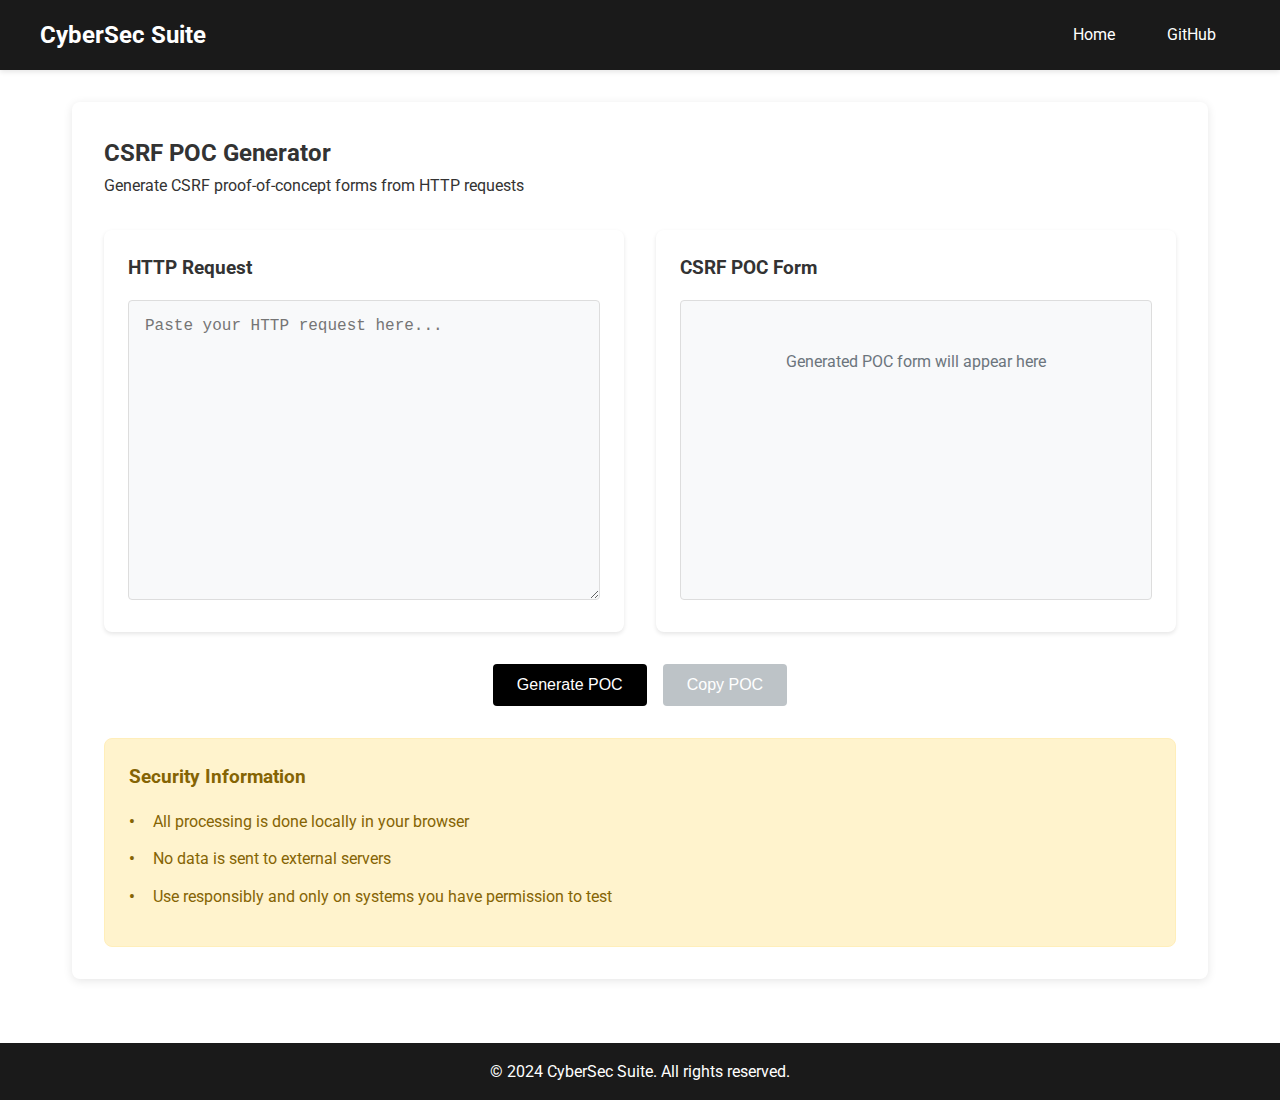
<file: csrf-generator/index.html>
<!DOCTYPE html>
<html lang="en">
<head>
    <meta charset="UTF-8">
    <meta name="viewport" content="width=device-width, initial-scale=1.0">
    <title>CSRF Generator - CyberSec Suite</title>
    <link rel="icon" type="image/png" sizes="32x32" href="../images/favicon-32x32.png">
    <link rel="icon" type="image/png" sizes="16x16" href="../images/favicon-16x16.png">
    <link rel="apple-touch-icon" sizes="180x180" href="../images/apple-touch-icon.png">
    <link rel="manifest" href="../site.webmanifest">
    <link rel="stylesheet" href="../shared-tool-styles.css">
    <link href="https://fonts.googleapis.com/css2?family=Roboto:wght@300;400;500;700&display=swap" rel="stylesheet">
    <link rel="stylesheet" href="style.css">
</head>
<body>
    <header>
        <nav>
            <a href="../index.html" class="nav-brand">CyberSec Suite</a>
            <div class="nav-links">
                <a href="../index.html">Home</a>
                <a href="https://github.com/Kompelli-Anurudh/CyberSec-Suite" target="_blank" rel="noopener noreferrer">GitHub</a>
            </div>
        </nav>
    </header>

    <main>
        <div class="tool-container">
            <h2>CSRF POC Generator</h2>
            <p class="tool-description">Generate CSRF proof-of-concept forms from HTTP requests</p>

            <div class="panels-container">
                <!-- Left Panel - HTTP Request Input -->
                <div class="panel request-panel">
                    <h3>HTTP Request</h3>
                    <textarea id="http-request" placeholder="Paste your HTTP request here..."></textarea>
                </div>

                <!-- Right Panel - Generated POC Form -->
                <div class="panel poc-panel">
                    <h3>CSRF POC Form</h3>
                    <div id="poc-form-container">
                        <div class="placeholder-text">Generated POC form will appear here</div>
                    </div>
                </div>
            </div>

            <div class="controls">
                <button id="generate-poc" class="primary-btn">Generate POC</button>
                <button id="copy-poc" class="secondary-btn" disabled>Copy POC</button>
            </div>

            <!-- Info Section -->
            <div class="info-section">
                <h3>Security Information</h3>
                <ul>
                    <li>All processing is done locally in your browser</li>
                    <li>No data is sent to external servers</li>
                    <li>Use responsibly and only on systems you have permission to test</li>
                </ul>
            </div>
        </div>
    </main>

    <footer>
        <p>&copy; 2024 CyberSec Suite. All rights reserved.</p>
    </footer>

    <script src="script.js"></script>
</body>
</html>
</file>
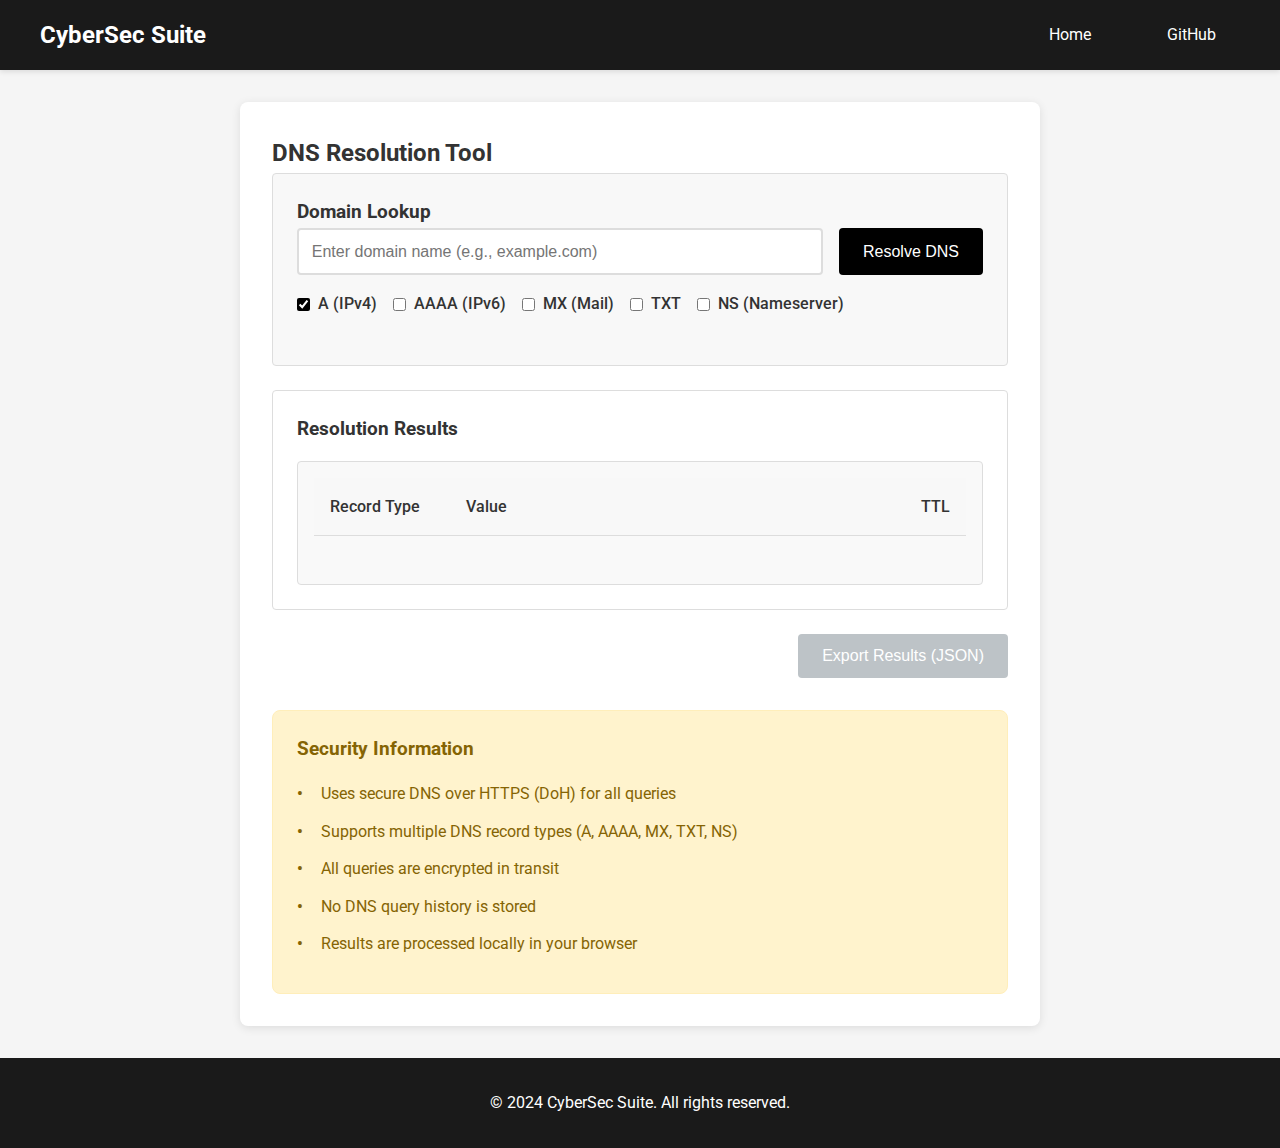
<file: dns-resolution/index.html>
<!DOCTYPE html>
<html lang="en">
<head>
    <meta charset="UTF-8">
    <meta name="viewport" content="width=device-width, initial-scale=1.0">
    <title>DNS Resolution - CyberSec Suite</title>
    <link rel="icon" type="image/png" sizes="32x32" href="../images/favicon-32x32.png">
    <link rel="icon" type="image/png" sizes="16x16" href="../images/favicon-16x16.png">
    <link rel="apple-touch-icon" sizes="180x180" href="../images/apple-touch-icon.png">
    <link rel="manifest" href="../site.webmanifest">
    <link rel="stylesheet" href="../shared-tool-styles.css">
    <link href="https://fonts.googleapis.com/css2?family=Roboto:wght@300;400;500;700&display=swap" rel="stylesheet">
    <link rel="stylesheet" href="style.css">
</head>
<body>
    <header>
        <nav>
            <a href="../index.html" class="nav-brand">CyberSec Suite</a>
            <div class="nav-links">
                <a href="../index.html">Home</a>
                <a href="https://github.com/Kompelli-Anurudh/CyberSec-Suite" target="_blank" rel="noopener noreferrer">GitHub</a>
            </div>
        </nav>
    </header>

    <main>
        <div class="tool-container">
            <h2>DNS Resolution Tool</h2>
            <div class="input-section">
                <h3>Domain Lookup</h3>
                <div class="input-group">
                    <input type="text" id="domain-input" placeholder="Enter domain name (e.g., example.com)">
                    <button id="resolve-btn" class="primary-btn">Resolve DNS</button>
                </div>
                <div class="record-types">
                    <label>
                        <input type="checkbox" value="A" checked> A (IPv4)
                    </label>
                    <label>
                        <input type="checkbox" value="AAAA"> AAAA (IPv6)
                    </label>
                    <label>
                        <input type="checkbox" value="MX"> MX (Mail)
                    </label>
                    <label>
                        <input type="checkbox" value="TXT"> TXT
                    </label>
                    <label>
                        <input type="checkbox" value="NS"> NS (Nameserver)
                    </label>
                </div>
            </div>

            <div class="results-section">
                <h3>Resolution Results</h3>
                <div class="results-container">
                    <div class="results-header">
                        <span class="col-type">Record Type</span>
                        <span class="col-value">Value</span>
                        <span class="col-ttl">TTL</span>
                    </div>
                    <div id="dns-results" class="results-body">
                        <!-- Results will be populated here -->
                    </div>
                </div>
            </div>

            <div class="export-container">
                <button id="export-json" class="secondary-btn" disabled>Export Results (JSON)</button>
            </div>

            <!-- Info Section -->
            <div class="info-section">
                <h3>Security Information</h3>
                <ul>
                    <li>Uses secure DNS over HTTPS (DoH) for all queries</li>
                    <li>Supports multiple DNS record types (A, AAAA, MX, TXT, NS)</li>
                    <li>All queries are encrypted in transit</li>
                    <li>No DNS query history is stored</li>
                    <li>Results are processed locally in your browser</li>
                </ul>
            </div>
        </div>
    </main>

    <footer>
        <p>&copy; 2024 CyberSec Suite. All rights reserved.</p>
    </footer>

    <script src="script.js"></script>
</body>
</html>
</file>
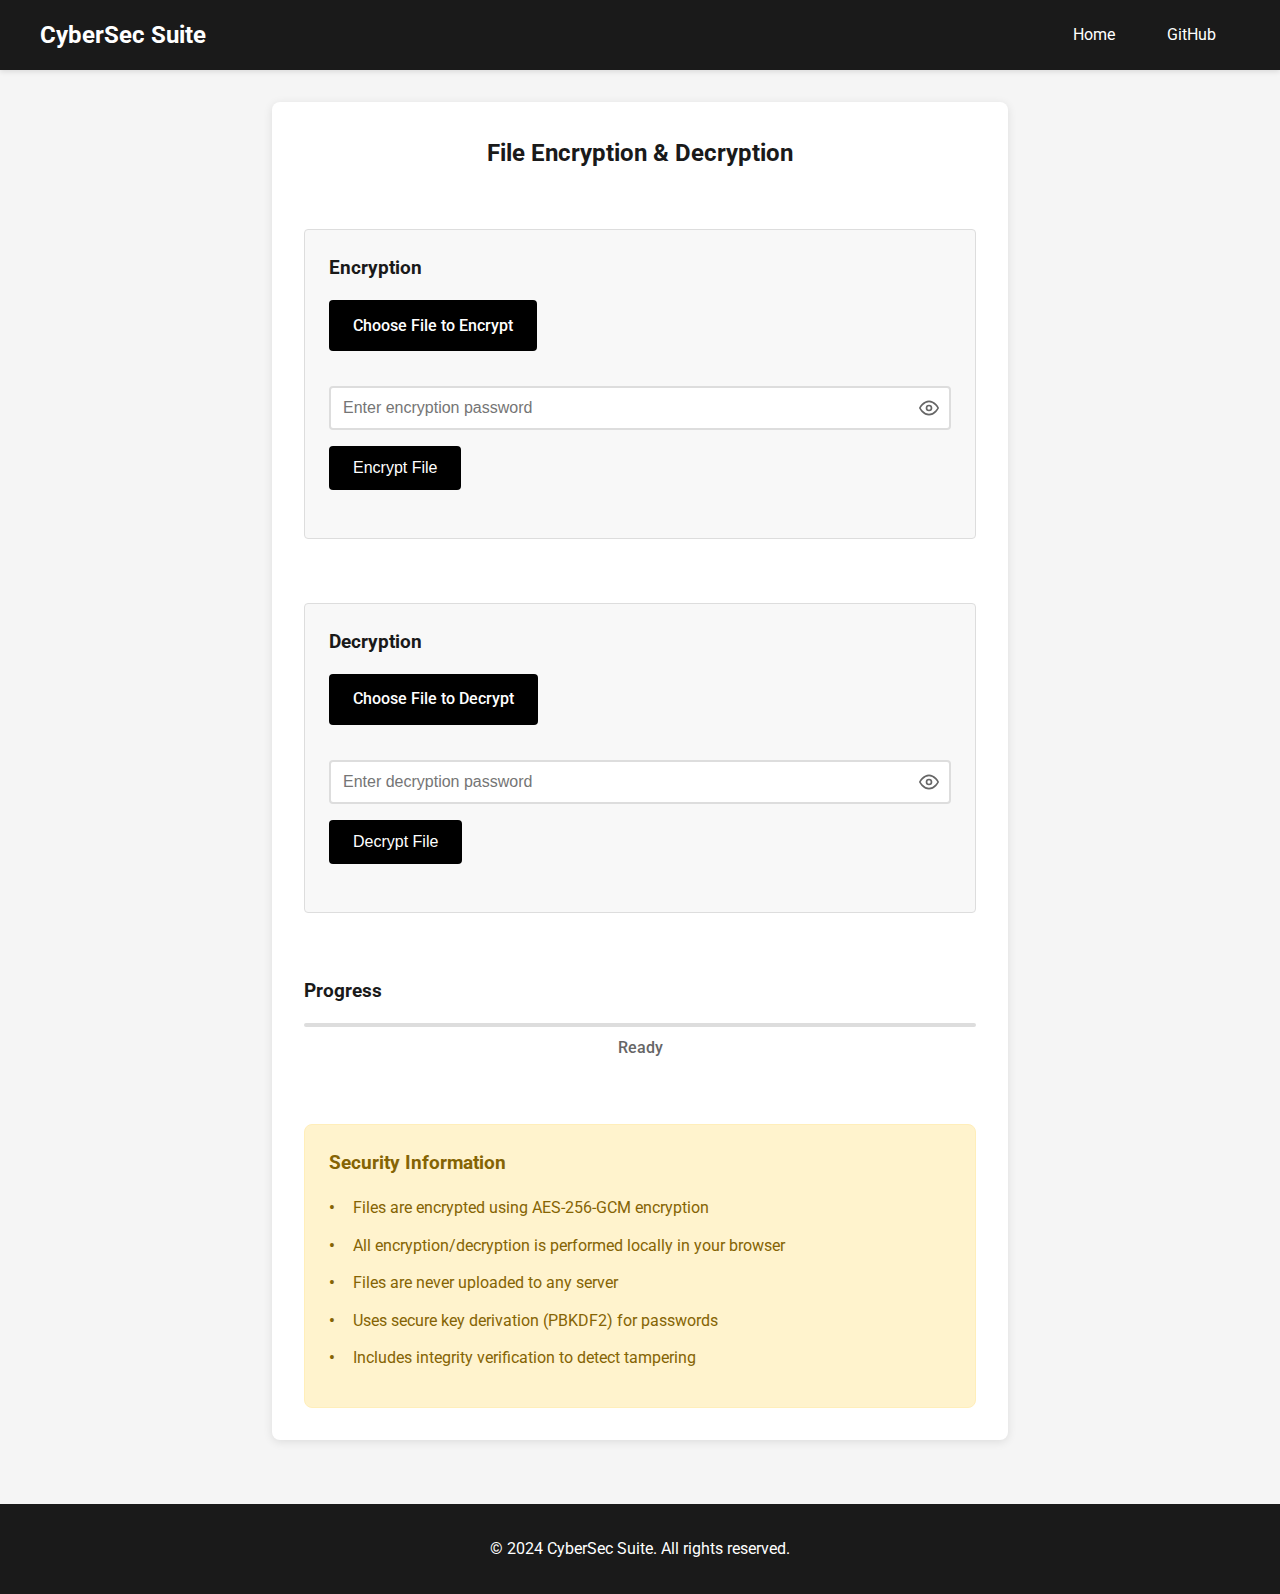
<file: File Encrypt & Decrypt/index.html>
<!DOCTYPE html>
<html lang="en">
<head>
    <meta charset="UTF-8">
    <meta name="viewport" content="width=device-width, initial-scale=1.0">
    <title>File Encrypt & Decrypt - CyberSec Suite</title>
    <link rel="icon" type="image/png" sizes="32x32" href="../images/favicon-32x32.png">
    <link rel="icon" type="image/png" sizes="16x16" href="../images/favicon-16x16.png">
    <link rel="apple-touch-icon" sizes="180x180" href="../images/apple-touch-icon.png">
    <link rel="manifest" href="../site.webmanifest">
    <link rel="stylesheet" href="../shared-tool-styles.css">
    <link href="https://fonts.googleapis.com/css2?family=Roboto:wght@300;400;500;700&display=swap" rel="stylesheet">
    <link rel="stylesheet" href="style.css">
</head>
<body>
    <header>
        <nav>
            <a href="../index.html" class="nav-brand">CyberSec Suite</a>
            <div class="nav-links">
                <a href="../index.html">Home</a>
                <a href="https://github.com/Kompelli-Anurudh/CyberSec-Suite" target="_blank" rel="noopener noreferrer">GitHub</a>
            </div>
        </nav>
    </header>

    <main>
        <div class="tool-container">
            <h2>File Encryption & Decryption</h2>
            
            <div class="encryption-section">
                <h3>Encryption</h3>
                <div class="input-group">
                    <input type="file" id="encrypt-file" class="file-input">
                    <label for="encrypt-file" class="file-label">Choose File to Encrypt</label>
                    <div class="password-validation" id="encrypt-validation"></div>
                    <div class="password-container">
                        <input type="password" id="encrypt-password" placeholder="Enter encryption password">
                        <button type="button" class="password-toggle" aria-label="Toggle password visibility">
                            <svg class="eye-icon" viewBox="0 0 24 24" fill="none" stroke="currentColor" stroke-width="2">
                                <path d="M1 12s4-8 11-8 11 8 11 8-4 8-11 8-11-8-11-8z"></path>
                                <circle cx="12" cy="12" r="3"></circle>
                            </svg>
                        </button>
                    </div>
                    <button id="encrypt-btn" class="primary-btn">Encrypt File</button>
                </div>
            </div>

            <div class="decryption-section">
                <h3>Decryption</h3>
                <div class="input-group">
                    <input type="file" id="decrypt-file" class="file-input">
                    <label for="decrypt-file" class="file-label">Choose File to Decrypt</label>
                    <div class="password-validation" id="decrypt-validation"></div>
                    <div class="password-container">
                        <input type="password" id="decrypt-password" placeholder="Enter decryption password">
                        <button type="button" class="password-toggle" aria-label="Toggle password visibility">
                            <svg class="eye-icon" viewBox="0 0 24 24" fill="none" stroke="currentColor" stroke-width="2">
                                <path d="M1 12s4-8 11-8 11 8 11 8-4 8-11 8-11-8-11-8z"></path>
                                <circle cx="12" cy="12" r="3"></circle>
                            </svg>
                        </button>
                    </div>
                    <button id="decrypt-btn" class="primary-btn">Decrypt File</button>
                </div>
            </div>

            <div class="progress-section">
                <h3>Progress</h3>
                <div class="progress-container">
                    <div class="progress-bar">
                        <div id="progress-indicator"></div>
                    </div>
                    <p id="status-text">Ready</p>
                </div>
            </div>

            <div class="info-section">
                <h3>Security Information</h3>
                <ul>
                    <li>Files are encrypted using AES-256-GCM encryption</li>
                    <li>All encryption/decryption is performed locally in your browser</li>
                    <li>Files are never uploaded to any server</li>
                    <li>Uses secure key derivation (PBKDF2) for passwords</li>
                    <li>Includes integrity verification to detect tampering</li>
                </ul>
            </div>
        </div>
    </main>

    <footer>
        <p>&copy; 2024 CyberSec Suite. All rights reserved.</p>
    </footer>

    <script src="script.js"></script>
</body>
</html>
</file>
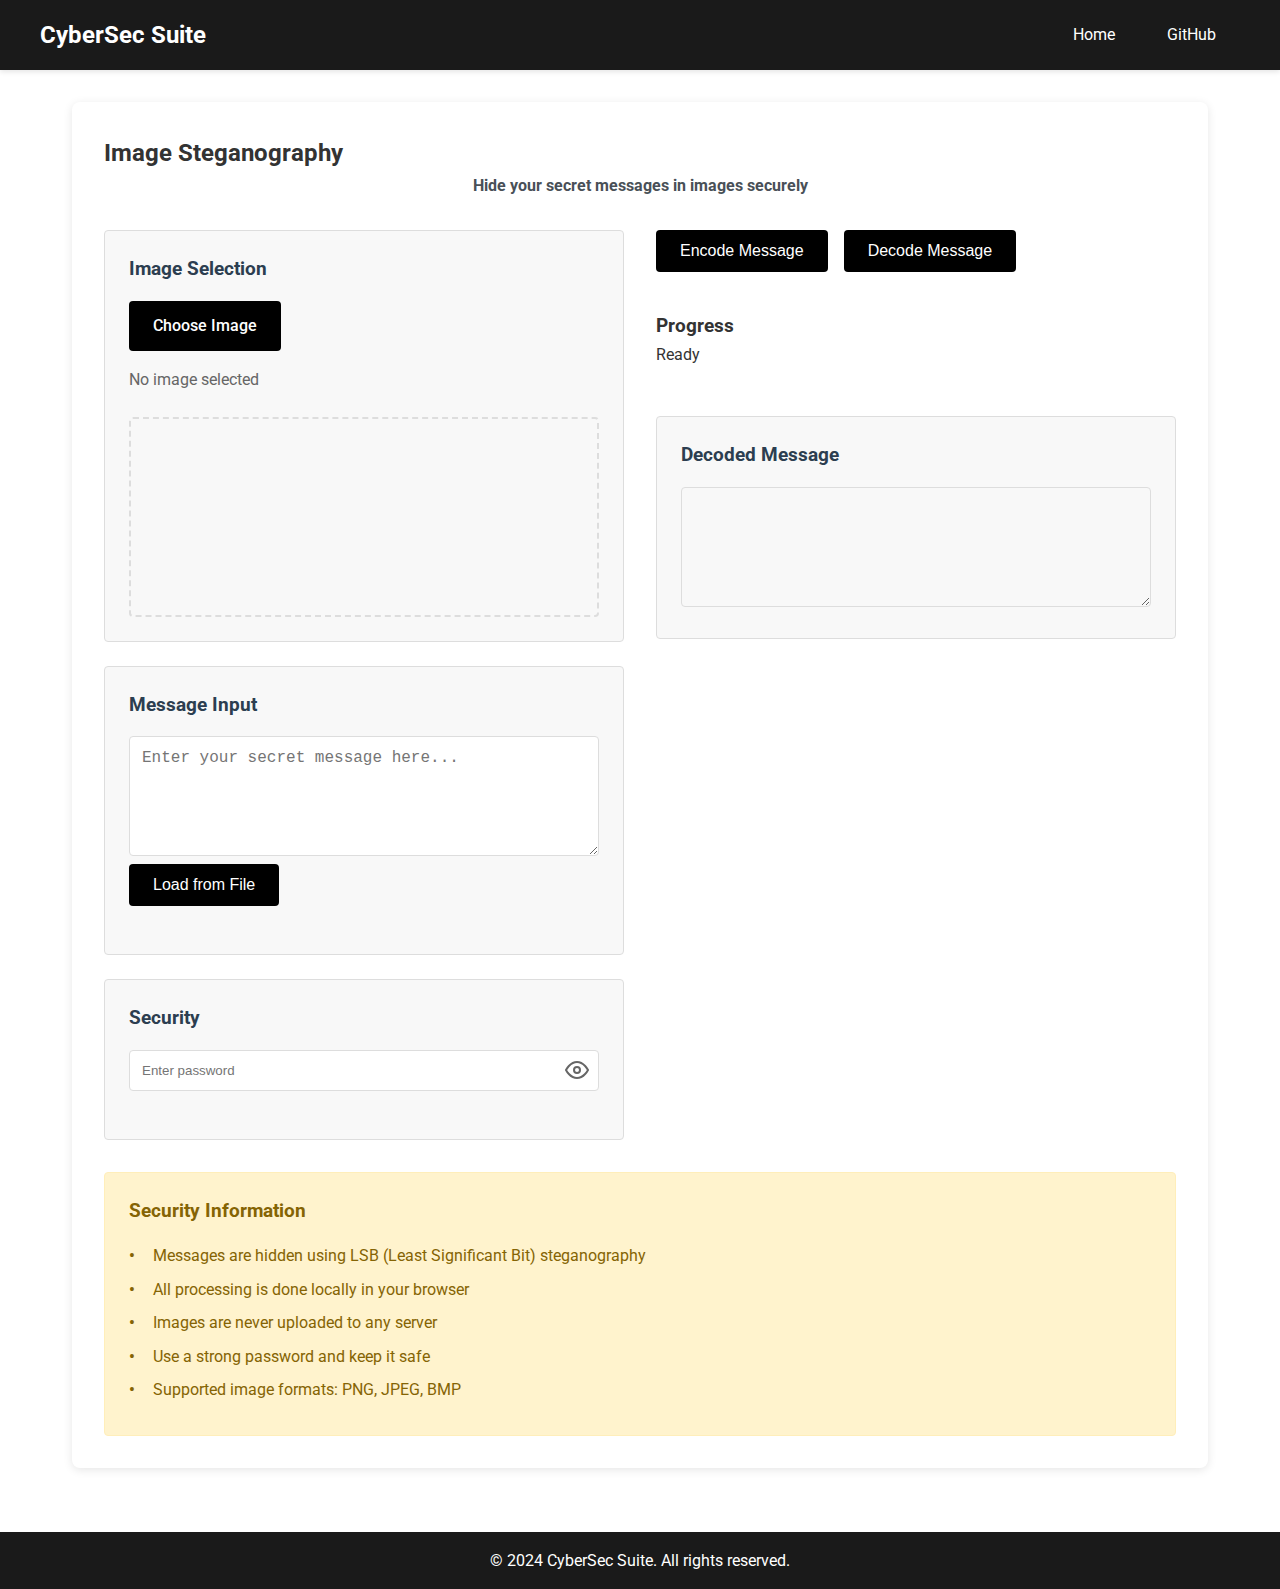
<file: image-steganography/index.html>
<!DOCTYPE html>
<html lang="en">
<head>
    <meta charset="UTF-8">
    <meta name="viewport" content="width=device-width, initial-scale=1.0">
    <title>Image Steganography - CyberSec Suite</title>
    <link rel="icon" type="image/png" sizes="32x32" href="../images/favicon-32x32.png">
    <link rel="icon" type="image/png" sizes="16x16" href="../images/favicon-16x16.png">
    <link rel="apple-touch-icon" sizes="180x180" href="../images/apple-touch-icon.png">
    <link rel="manifest" href="../site.webmanifest">
    <link rel="stylesheet" href="../shared-tool-styles.css">
    <link href="https://fonts.googleapis.com/css2?family=Roboto:wght@300;400;500;700&display=swap" rel="stylesheet">
    <link rel="stylesheet" href="style.css">
</head>
<body>
    <header>
        <nav>
            <a href="../index.html" class="nav-brand">CyberSec Suite</a>
            <div class="nav-links">
                <a href="../index.html">Home</a>
                <a href="https://github.com/Kompelli-Anurudh/CyberSec-Suite" target="_blank" rel="noopener noreferrer">GitHub</a>
            </div>
        </nav>
    </header>

    <main>
        <div class="tool-container">
            <h2>Image Steganography</h2>
            <p class="tool-description"><b>Hide your secret messages in images securely</b></p>

            <div class="panels-container">
                <!-- Left Panel -->
                <div class="left-panel">
                    <!-- Image Selection -->
                    <div class="section-container">
                        <h3>Image Selection</h3>
                        <div class="input-group">
                            <input type="file" id="image-input" accept="image/png,image/jpeg,image/bmp" class="file-input">
                            <label for="image-input" class="file-label">Choose Image</label>
                            <p id="selected-image">No image selected</p>
                        </div>
                        <div class="image-preview-container">
                            <img id="image-preview" alt="Preview">
                        </div>
                    </div>

                    <!-- Message Input -->
                    <div class="section-container">
                        <h3>Message Input</h3>
                        <div class="input-group">
                            <textarea id="message-input" placeholder="Enter your secret message here..." rows="4"></textarea>
                            <button id="load-text" class="secondary-btn">Load from File</button>
                        </div>
                    </div>

                    <!-- Password Input -->
                    <div class="section-container">
                        <h3>Security</h3>
                        <div class="input-group">
                            <div class="password-container">
                                <input type="password" id="password-input" placeholder="Enter password">
                                <button type="button" class="password-toggle" aria-label="Toggle password visibility">
                                    <svg class="eye-icon" viewBox="0 0 24 24" fill="none" stroke="currentColor" stroke-width="2">
                                        <path d="M1 12s4-8 11-8 11 8 11 8-4 8-11 8-11-8-11-8z"></path>
                                        <circle cx="12" cy="12" r="3"></circle>
                                    </svg>
                                </button>
                            </div>
                        </div>
                    </div>
                </div>

                <!-- Right Panel -->
                <div class="right-panel">
                    <!-- Action Buttons -->
                    <div class="action-buttons">
                        <button id="encode-btn" class="primary-btn">Encode Message</button>
                        <button id="decode-btn" class="primary-btn">Decode Message</button>
                    </div>

                    <!-- Progress Section -->
                    <div class="progress-section">
                        <h3>Progress</h3>
                        <div class="progress-container">
                            <div class="progress-bar">
                                <div id="progress-indicator"></div>
                            </div>
                            <p id="status-text">Ready</p>
                        </div>
                    </div>

                    <!-- Output Section -->
                    <div class="section-container">
                        <h3>Decoded Message</h3>
                        <div class="output-container">
                            <textarea id="output-text" readonly></textarea>
                        </div>
                    </div>
                </div>
            </div>

            <!-- Info Section -->
            <div class="info-section">
                <h3>Security Information</h3>
                <ul>
                    <li>Messages are hidden using LSB (Least Significant Bit) steganography</li>
                    <li>All processing is done locally in your browser</li>
                    <li>Images are never uploaded to any server</li>
                    <li>Use a strong password and keep it safe</li>
                    <li>Supported image formats: PNG, JPEG, BMP</li>
                </ul>
            </div>
        </div>
    </main>

    <footer>
        <p>&copy; 2024 CyberSec Suite. All rights reserved.</p>
    </footer>

    <script src="script.js"></script>
</body>
</html>
</file>
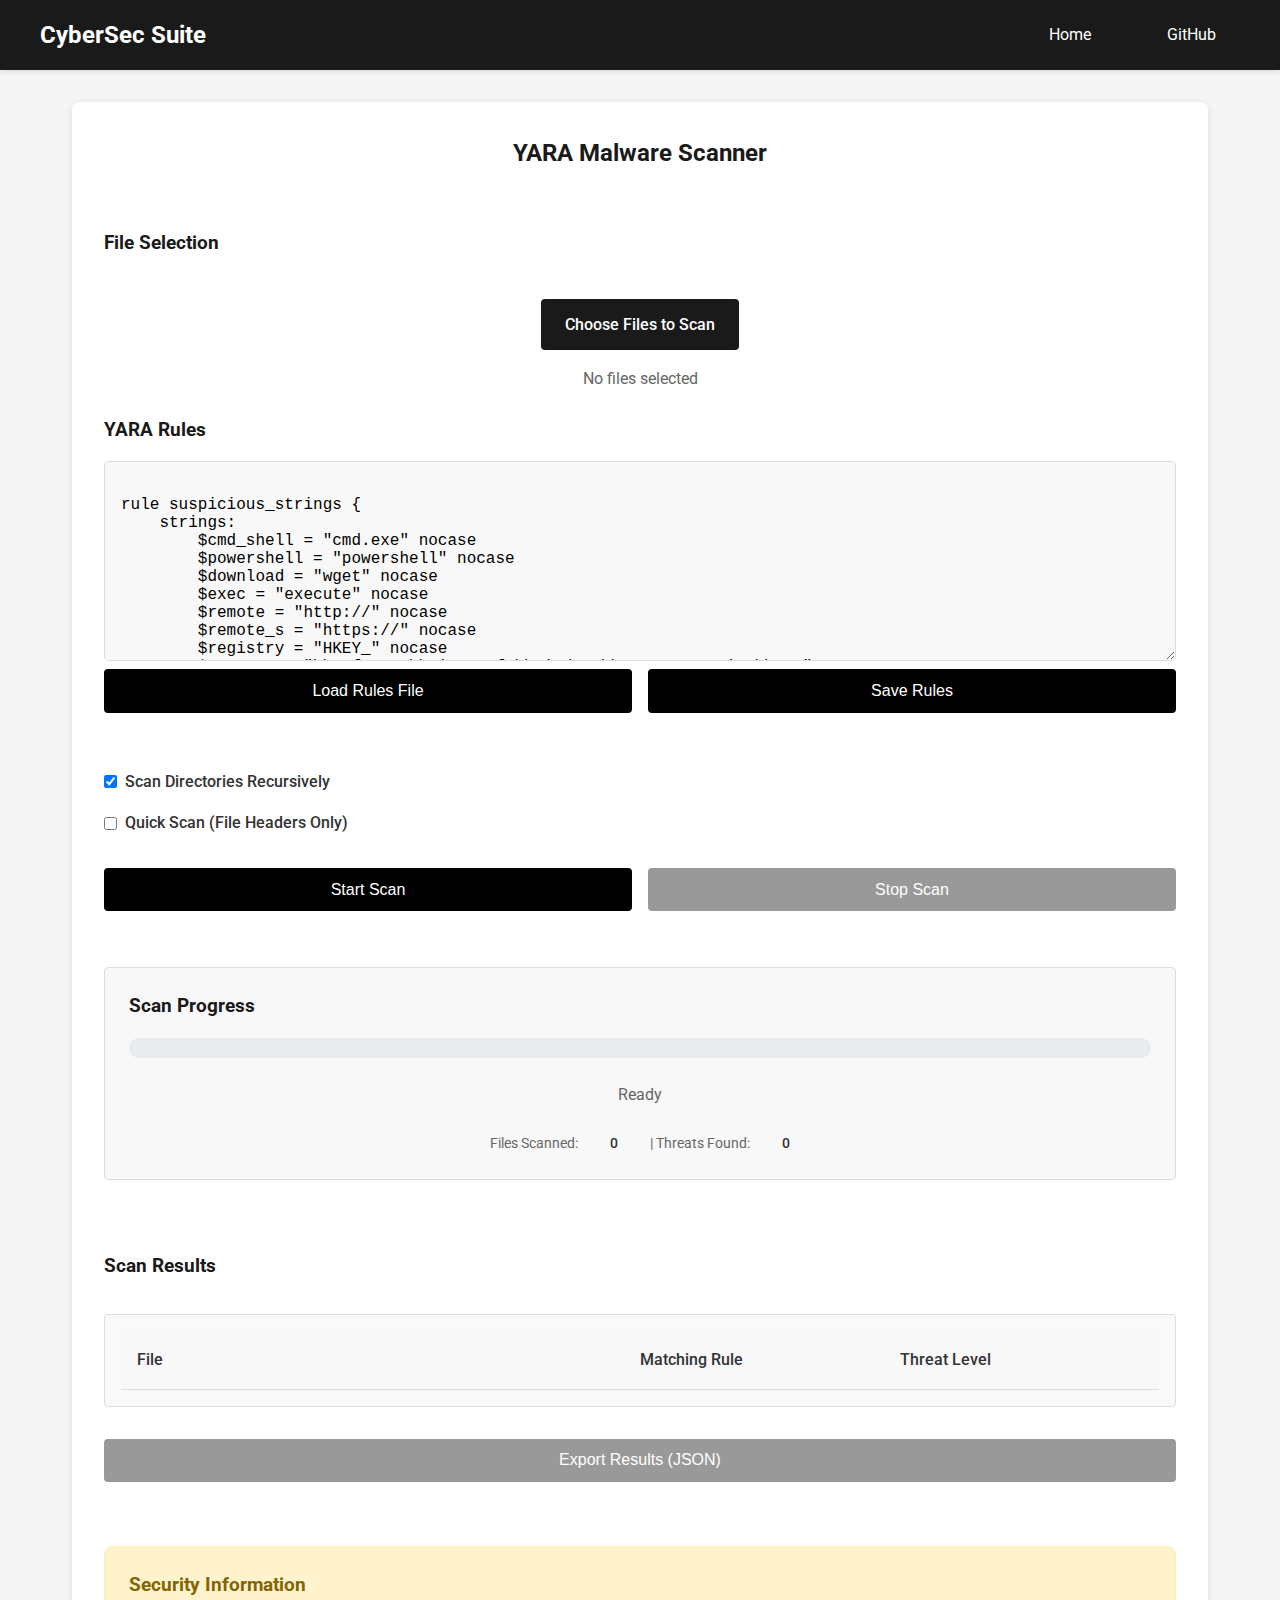
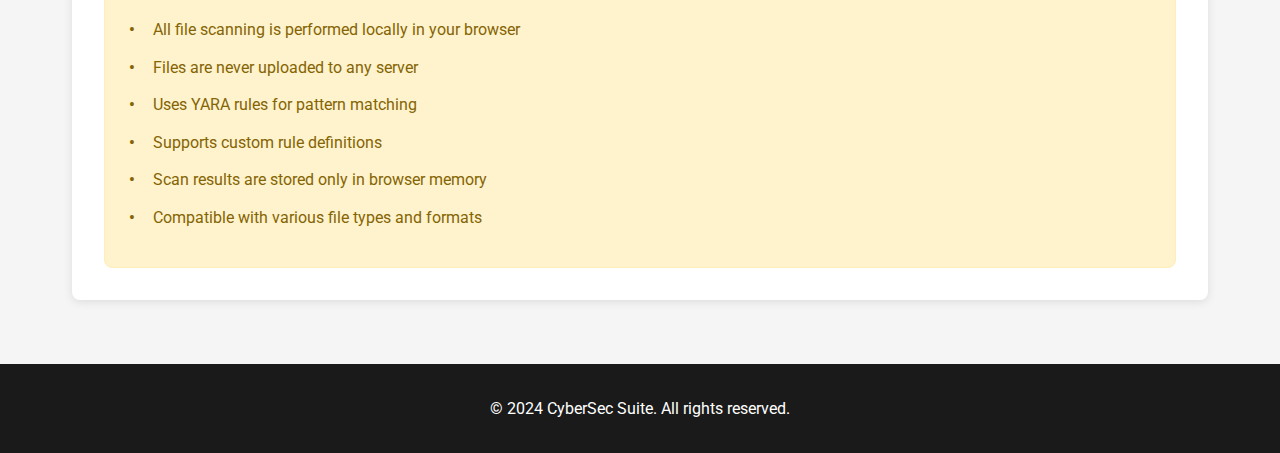
<file: malware-scanner/index.html>
<!DOCTYPE html>
<html lang="en">
<head>
    <meta charset="UTF-8">
    <meta name="viewport" content="width=device-width, initial-scale=1.0">
    <title>Malware Scanner - CyberSec Suite</title>
    <link rel="icon" type="image/png" sizes="32x32" href="../images/favicon-32x32.png">
    <link rel="icon" type="image/png" sizes="16x16" href="../images/favicon-16x16.png">
    <link rel="apple-touch-icon" sizes="180x180" href="../images/apple-touch-icon.png">
    <link rel="manifest" href="../site.webmanifest">
    <link rel="stylesheet" href="../shared-tool-styles.css">
    <link href="https://fonts.googleapis.com/css2?family=Roboto:wght@300;400;500;700&display=swap" rel="stylesheet">
    <link rel="stylesheet" href="style.css">
</head>
<body>
    <header>
        <nav>
            <a href="../index.html" class="nav-brand">CyberSec Suite</a>
            <div class="nav-links">
                <a href="../index.html">Home</a>
                <a href="https://github.com/Kompelli-Anurudh/CyberSec-Suite" target="_blank" rel="noopener noreferrer">GitHub</a>
            </div>
        </nav>
    </header>

    <main>
        <div class="tool-container">
            <h2>YARA Malware Scanner</h2>
            
            <div class="scan-section">
                <h3>File Selection</h3>
                <div class="file-input">
                    <input type="file" id="file-input" multiple>
                    <label for="file-input" class="file-label">Choose Files to Scan</label>
                    <p id="selected-files">No files selected</p>
                </div>

                <div class="rules-section">
                    <h3>YARA Rules</h3>
                    <div class="rules-editor">
                        <textarea id="yara-rules" placeholder="Enter or paste YARA rules here...">// Basic Malware Detection Rules

rule SuspiciousExecutable {
    meta:
        description = "Detects suspicious characteristics in executables"
        severity = "medium"
    strings:
        $s1 = "cmd.exe" nocase
        $s2 = "powershell.exe" nocase
        $s3 = "rundll32.exe" nocase
        $suspicious_apis = {
            48 83 EC ?? 48 8B 05 ?? ?? ?? ?? 48 33 C4 48 89 84 24 ?? ?? ?? ??  // API call pattern
        }
        $shellcode = {
            55 8B EC 83 C4 ?? 53 56 57 // Common shellcode header
        }
    condition:
        uint16(0) == 0x5A4D and // MZ header
        (2 of ($s*) or $suspicious_apis or $shellcode)
}

rule RansomwareIndicators {
    meta:
        description = "Detects common ransomware behaviors"
        severity = "high"
    strings:
        $encrypt1 = "CryptoAPI" nocase
        $encrypt2 = "AES_" ascii wide
        $encrypt3 = ".encrypted" nocase
        $encrypt4 = "your files have been" ascii wide
        $encrypt5 = "bitcoin" ascii wide
        $registry = "CurrentVersion\\Run" wide ascii
    condition:
        3 of them
}

rule SuspiciousScripts {
    meta:
        description = "Detects suspicious script characteristics"
        severity = "medium"
    strings:
        $ps1 = "powershell -enc" nocase
        $ps2 = "Invoke-Expression" nocase
        $ps3 = "IEX" nocase
        $vbs1 = "WScript.Shell" nocase
        $vbs2 = "CreateObject" nocase
        $js1 = "eval(" nocase
        $js2 = "document.write(unescape" nocase
    condition:
        2 of them
}

rule NetworkExfiltration {
    meta:
        description = "Detects potential data exfiltration patterns"
        severity = "high"
    strings:
        $url1 = "http://" nocase
        $url2 = "https://" nocase
        $net1 = "Socket" nocase
        $net2 = "Connect" nocase
        $data1 = "password" nocase
        $data2 = "credential" nocase
        $data3 = ".doc" nocase
        $data4 = ".pdf" nocase
    condition:
        (2 of ($url*) or 2 of ($net*)) and 2 of ($data*)
}

rule Keylogger {
    meta:
        description = "Detects potential keylogging functionality"
        severity = "high"
    strings:
        $api1 = "GetAsyncKeyState" nocase
        $api2 = "GetKeyboardState" nocase
        $api3 = "SetWindowsHookEx" nocase
        $log1 = "keylog" nocase
        $log2 = ".log" nocase
    condition:
        2 of ($api*) and any of ($log*)
}</textarea>
                        <div class="rules-buttons">
                            <button id="load-rules" class="secondary-btn">Load Rules File</button>
                            <button id="save-rules" class="secondary-btn">Save Rules</button>
                        </div>
                    </div>
                </div>

                <div class="scan-options">
                    <label>
                        <input type="checkbox" id="recursive-scan" checked>
                        Scan Directories Recursively
                    </label>
                    <label>
                        <input type="checkbox" id="quick-scan">
                        Quick Scan (File Headers Only)
                    </label>
                </div>

                <div class="action-buttons">
                    <button id="start-scan" class="primary-btn">Start Scan</button>
                    <button id="stop-scan" class="secondary-btn" disabled>Stop Scan</button>
                </div>
            </div>

            <div class="progress-section">
                <h3>Scan Progress</h3>
                <div class="progress-container">
                    <div class="progress-bar">
                        <div id="progress-indicator"></div>
                    </div>
                    <p id="status-text">Ready</p>
                    <p id="scan-stats">
                        Files Scanned: <span id="files-scanned">0</span> |
                        Threats Found: <span id="threats-found">0</span>
                    </p>
                </div>
            </div>

            <div class="results-section">
                <h3>Scan Results</h3>
                <div class="results-container">
                    <div class="results-header">
                        <span class="col-file">File</span>
                        <span class="col-rule">Matching Rule</span>
                        <span class="col-threat">Threat Level</span>
                    </div>
                    <div id="scan-results" class="results-body">
                        <!-- Results will be populated here -->
                    </div>
                </div>
            </div>

            <div class="export-container">
                <button id="export-json" class="secondary-btn" disabled>Export Results (JSON)</button>
            </div>

            <!-- Info Section -->
            <div class="info-section">
                <h3>Security Information</h3>
                <ul>
                    <li>All file scanning is performed locally in your browser</li>
                    <li>Files are never uploaded to any server</li>
                    <li>Uses YARA rules for pattern matching</li>
                    <li>Supports custom rule definitions</li>
                    <li>Scan results are stored only in browser memory</li>
                    <li>Compatible with various file types and formats</li>
                </ul>
            </div>
        </div>
    </main>

    <footer>
        <p>&copy; 2024 CyberSec Suite. All rights reserved.</p>
    </footer>

    <script src="script.js"></script>
</body>
</html>
</file>
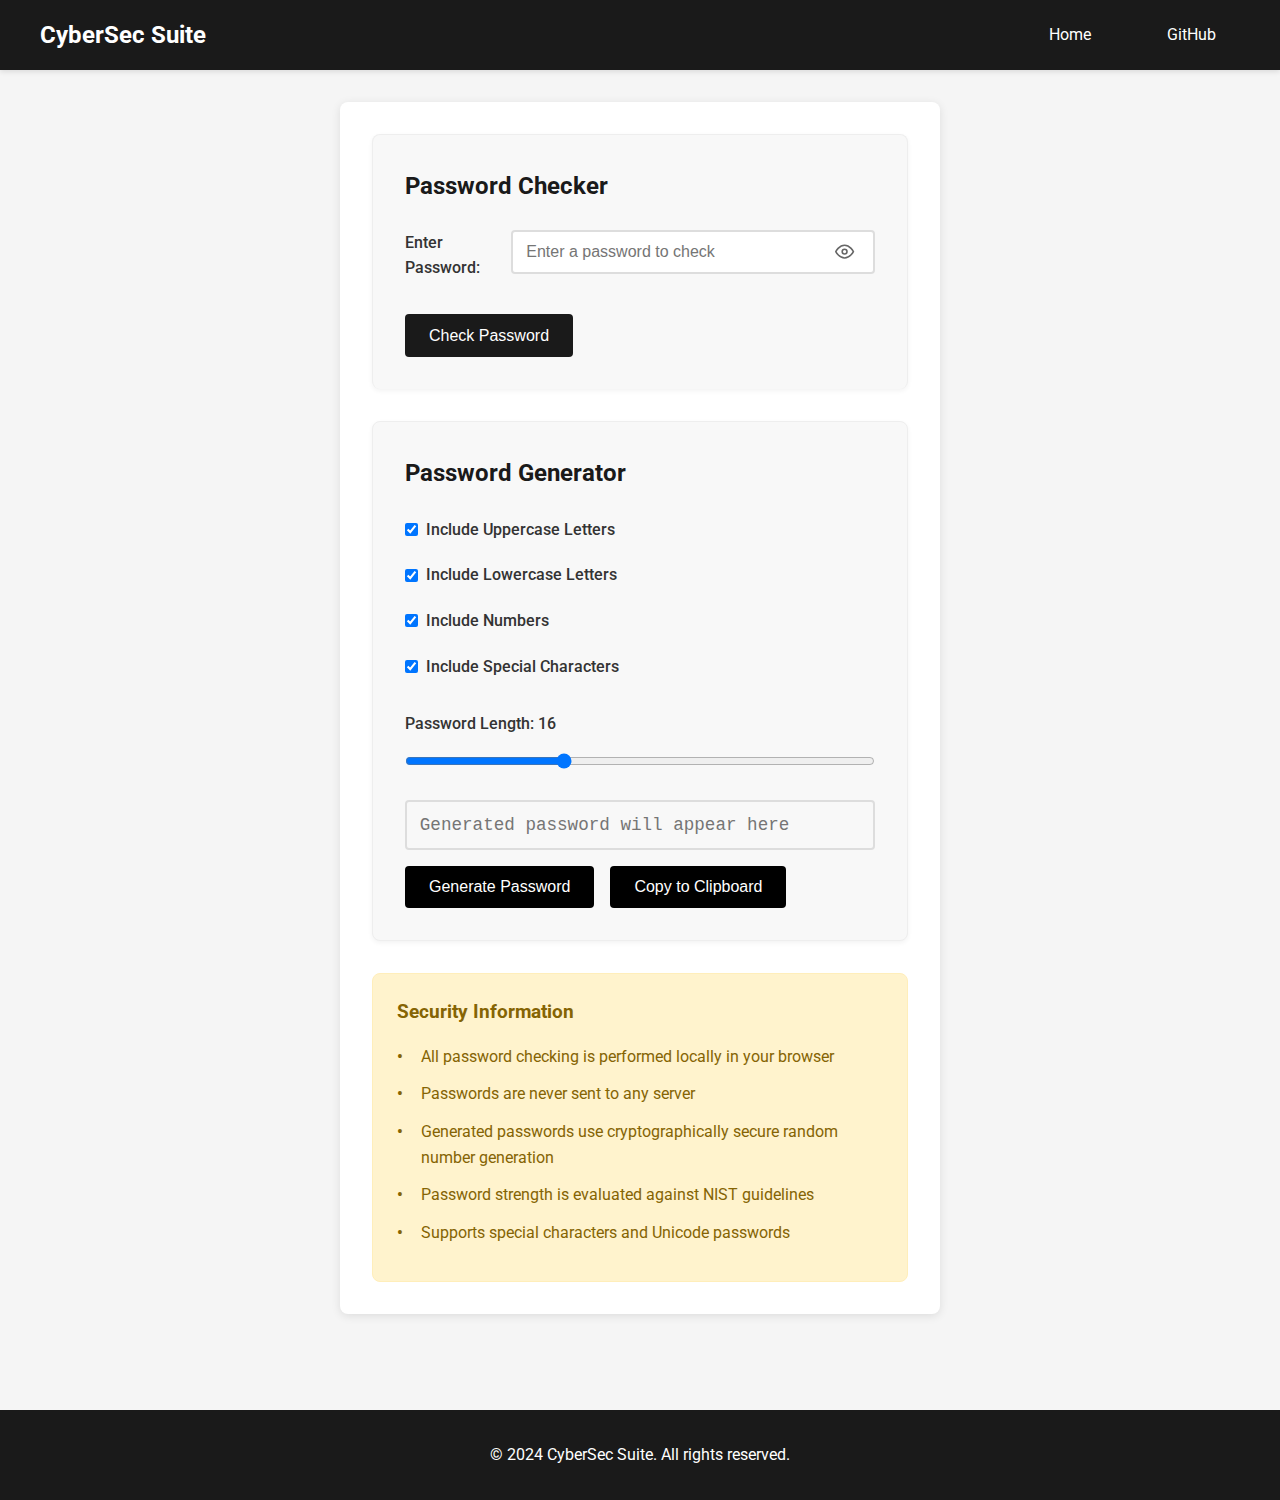
<file: password-checker/index.html>
<!DOCTYPE html>
<html lang="en">
<head>
    <meta charset="UTF-8">
    <meta name="viewport" content="width=device-width, initial-scale=1.0">
    <title>Password Tools - CyberSec Suite</title>
    <link rel="icon" type="image/png" sizes="32x32" href="../images/favicon-32x32.png">
    <link rel="icon" type="image/png" sizes="16x16" href="../images/favicon-16x16.png">
    <link rel="apple-touch-icon" sizes="180x180" href="../images/apple-touch-icon.png">
    <link rel="manifest" href="../site.webmanifest">
    <link rel="stylesheet" href="../shared-tool-styles.css">
    <link href="https://fonts.googleapis.com/css2?family=Roboto:wght@300;400;500;700&display=swap" rel="stylesheet">
    <link rel="stylesheet" href="style.css">
</head>
<body>
    <header>
        <nav>
            <a href="../index.html" class="nav-brand">CyberSec Suite</a>
            <div class="nav-links">
                <a href="../index.html">Home</a>
                <a href="https://github.com/Kompelli-Anurudh/CyberSec-Suite" target="_blank" rel="noopener noreferrer">GitHub</a>
            </div>
        </nav>
    </header>

    <main>
        <div class="tools-wrapper">
            <div class="main-container">
                <!-- Password Checker Section -->
                <div class="tool-container">
                    <h2>Password Checker</h2>
                    <div class="input-group">
                        <label for="password">Enter Password:</label>
                        <div class="password-container">
                            <input type="password" id="password" placeholder="Enter a password to check">
                            <button type="button" class="password-toggle" aria-label="Toggle password visibility">
                                <svg class="eye-icon" viewBox="0 0 24 24" fill="none" stroke="currentColor" stroke-width="2">
                                    <path d="M1 12s4-8 11-8 11 8 11 8-4 8-11 8-11-8-11-8z"></path>
                                    <circle cx="12" cy="12" r="3"></circle>
                                </svg>
                            </button>
                        </div>
                    </div>
                    <button id="checkBtn">Check Password</button>
                    
                    <div class="results-container" id="results">
                        <h3>Password Strength Results</h3>
                        <div id="strengthMeter"></div>
                        <div id="strengthText"></div>
                        <ul id="criteriaList"></ul>
                    </div>
                </div>

                <!-- Password Generator Section -->
                <div class="generator-section">
                    <h2>Password Generator</h2>
                    <div class="generator-options">
                        <div class="option-group">
                            <label>
                                <input type="checkbox" id="uppercase-check" checked>
                                Include Uppercase Letters
                            </label>
                            <label>
                                <input type="checkbox" id="lowercase-check" checked>
                                Include Lowercase Letters
                            </label>
                            <label>
                                <input type="checkbox" id="numbers-check" checked>
                                Include Numbers
                            </label>
                            <label>
                                <input type="checkbox" id="symbols-check" checked>
                                Include Special Characters
                            </label>
                        </div>
                        
                        <div class="length-selector">
                            <label for="length-range">Password Length: <span id="length-value">16</span></label>
                            <input type="range" id="length-range" min="8" max="32" value="16">
                        </div>
                    </div>

                    <div class="generated-password">
                        <input type="text" id="generated-password" readonly placeholder="Generated password will appear here">
                        <div class="button-group">
                            <button id="generateBtn" class="primary-btn">Generate Password</button>
                            <button id="copyBtn" class="secondary-btn">Copy to Clipboard</button>
                        </div>
                    </div>
                </div>
            

                <!-- Info Section -->
                <div class="info-section">
                    <h3>Security Information</h3>
                    <ul>
                        <li>All password checking is performed locally in your browser</li>
                        <li>Passwords are never sent to any server</li>
                        <li>Generated passwords use cryptographically secure random number generation</li>
                        <li>Password strength is evaluated against NIST guidelines</li>
                        <li>Supports special characters and Unicode passwords</li>
                    </ul>
                </div>
            </div>
        </div>
    </main>

    <footer>
        <p>&copy; 2024 CyberSec Suite. All rights reserved.</p>
    </footer>

    <script src="script.js"></script>
</body>
</html>
</file>
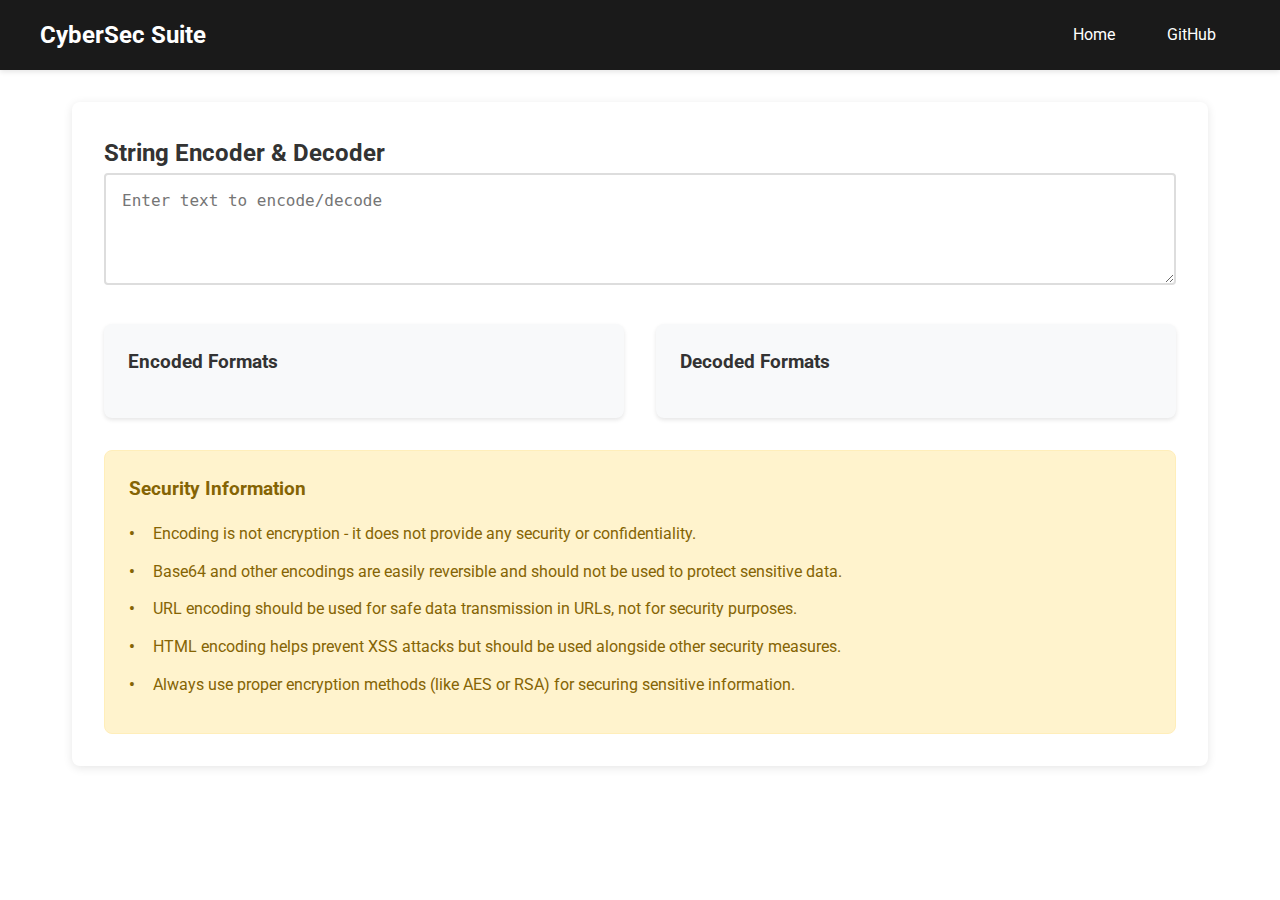
<file: string-encoder/index.html>
<!DOCTYPE html>
<html lang="en">
<head>
    <meta charset="UTF-8">
    <meta name="viewport" content="width=device-width, initial-scale=1.0">
    <title>String Encoder & Decoder - CyberSec Suite</title>
    <link rel="icon" type="image/png" sizes="32x32" href="../images/favicon-32x32.png">
    <link rel="icon" type="image/png" sizes="16x16" href="../images/favicon-16x16.png">
    <link rel="apple-touch-icon" sizes="180x180" href="../images/apple-touch-icon.png">
    <link rel="manifest" href="../site.webmanifest">
    <link rel="stylesheet" href="../shared-tool-styles.css">
    <link href="https://fonts.googleapis.com/css2?family=Roboto:wght@300;400;500;700&display=swap" rel="stylesheet">
    <link rel="stylesheet" href="style.css">
</head>
<body>
    <header>
        <nav>
            <a href="../index.html" class="nav-brand">CyberSec Suite</a>
            <div class="nav-links">
                <a href="../index.html">Home</a>
                <a href="https://github.com/Kompelli-Anurudh/CyberSec-Suite" target="_blank" rel="noopener noreferrer">GitHub</a>
            </div>
        </nav>
    </header>

    <main>
        <div class="tool-container">
            <h2>String Encoder & Decoder</h2>
            <div class="input-section">
                <textarea id="input-text" placeholder="Enter text to encode/decode" rows="4"></textarea>
            </div>

            <div class="output-sections">
                <div class="encode-section">
                    <h3>Encoded Formats</h3>
                    <div class="grid-container" id="encode-grid"></div>
                </div>

                <div class="decode-section">
                    <h3>Decoded Formats</h3>
                    <div class="grid-container" id="decode-grid"></div>
                </div>
            </div>
            <div class="info-section">
                <h3>Security Information</h3>
                <ul>
                    <li>Encoding is not encryption - it does not provide any security or confidentiality.</li>
                    <li>Base64 and other encodings are easily reversible and should not be used to protect sensitive data.</li>
                    <li>URL encoding should be used for safe data transmission in URLs, not for security purposes.</li>
                    <li>HTML encoding helps prevent XSS attacks but should be used alongside other security measures.</li>
                    <li>Always use proper encryption methods (like AES or RSA) for securing sensitive information.</li>
                </ul>
            </div>
        </div>
    </main>

    <script src="script.js"></script>
</body>
</html>
</file>
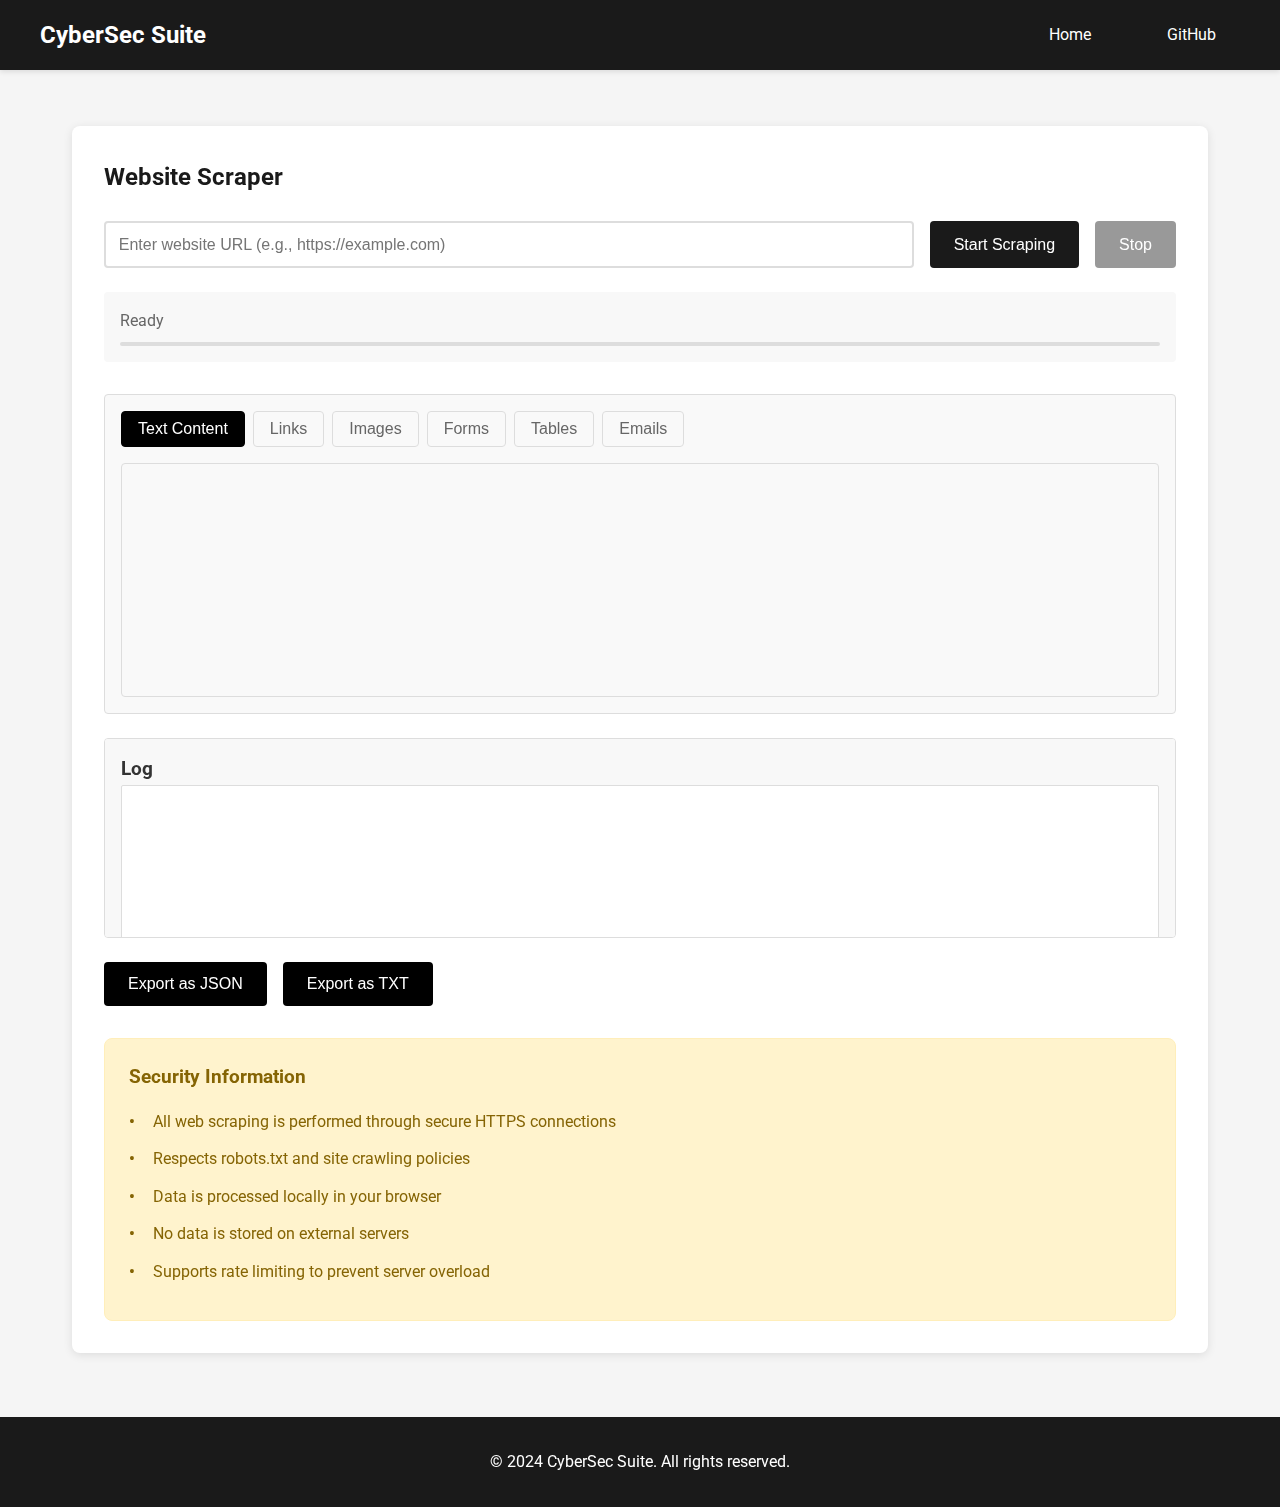
<file: web-scraper/index.html>
<!DOCTYPE html>
<html lang="en">
<head>
    <meta charset="UTF-8">
    <meta name="viewport" content="width=device-width, initial-scale=1.0">
    <title>Web Scraper - CyberSec Suite</title>
    <link rel="icon" type="image/png" sizes="32x32" href="../images/favicon-32x32.png">
    <link rel="icon" type="image/png" sizes="16x16" href="../images/favicon-16x16.png">
    <link rel="apple-touch-icon" sizes="180x180" href="../images/apple-touch-icon.png">
    <link rel="manifest" href="../site.webmanifest">
    <link rel="stylesheet" href="../shared-tool-styles.css">
    <link href="https://fonts.googleapis.com/css2?family=Roboto:wght@300;400;500;700&display=swap" rel="stylesheet">
    <link rel="stylesheet" href="style.css">
    <style>
        .js-warning {
            text-align: center;
            padding: 2rem;
            margin: 2rem auto;
            max-width: 600px;
            background-color: #fff3cd;
            border: 1px solid #ffeeba;
            border-radius: 4px;
            color: #856404;
        }
        .js-warning h3 {
            margin-bottom: 1rem;
            color: #856404;
        }
        .js-warning p {
            margin-bottom: 1rem;
        }
        .js-warning ul {
            text-align: left;
            margin: 1rem 0;
            padding-left: 2rem;
        }
    </style>
</head>
<body>
    <header>
        <nav>
            <a href="../index.html" class="nav-brand">CyberSec Suite</a>
            <div class="nav-links">
                <a href="../index.html">Home</a>
                <a href="https://github.com/Kompelli-Anurudh/CyberSec-Suite" target="_blank" rel="noopener noreferrer">GitHub</a>
            </div>
        </nav>
    </header>

    <noscript>
        <div class="js-warning">
            <h3>JavaScript Required</h3>
            <p>This web scraper requires JavaScript to function. Please enable JavaScript in your browser settings to use this tool.</p>
            <ul>
                <li>The web scraper needs JavaScript to make HTTP requests</li>
                <li>JavaScript is required to parse and display scraped content</li>
                <li>All data processing is done securely in your browser</li>
            </ul>
            <p>After enabling JavaScript, please refresh the page.</p>
        </div>
    </noscript>

    <main>
        <div class="tool-container">
            <h2>Website Scraper</h2>
            <div class="input-group">
                <input type="url" id="website-url" placeholder="Enter website URL (e.g., https://example.com)">
                <button id="start-scraping" class="primary-btn">Start Scraping</button>
                <button id="stop-scraping" class="secondary-btn" disabled>Stop</button>
            </div>

            <div class="status-container">
                <p id="status-text">Ready</p>
                <div class="progress-bar">
                    <div id="progress-indicator"></div>
                </div>
            </div>

            <div class="results-container">
                <div class="tabs">
                    <button class="tab-btn active" data-tab="text">Text Content</button>
                    <button class="tab-btn" data-tab="links">Links</button>
                    <button class="tab-btn" data-tab="images">Images</button>
                    <button class="tab-btn" data-tab="forms">Forms</button>
                    <button class="tab-btn" data-tab="tables">Tables</button>
                    <button class="tab-btn" data-tab="emails">Emails</button>
                </div>

                <div class="tab-content">
                    <div id="text" class="tab-pane active">
                        <div class="content-area"></div>
                    </div>
                    <div id="links" class="tab-pane">
                        <div class="content-area"></div>
                    </div>
                    <div id="images" class="tab-pane">
                        <div class="content-area image-grid"></div>
                    </div>
                    <div id="forms" class="tab-pane">
                        <div class="content-area"></div>
                    </div>
                    <div id="tables" class="tab-pane">
                        <div class="content-area"></div>
                    </div>
                    <div id="emails" class="tab-pane">
                        <div class="content-area"></div>
                    </div>
                </div>
            </div>

            <div class="log-container">
                <h3>Log</h3>
                <div id="log-area"></div>
            </div>

            <div class="export-container">
                <button id="export-json" class="secondary-btn" disabled>Export as JSON</button>
                <button id="export-txt" class="secondary-btn" disabled>Export as TXT</button>
            </div>

            <!-- Info Section -->
            <div class="info-section">
                <h3>Security Information</h3>
                <ul>
                    <li>All web scraping is performed through secure HTTPS connections</li>
                    <li>Respects robots.txt and site crawling policies</li>
                    <li>Data is processed locally in your browser</li>
                    <li>No data is stored on external servers</li>
                    <li>Supports rate limiting to prevent server overload</li>
                </ul>
            </div>
        </div>
    </main>

    <footer>
        <p>&copy; 2024 CyberSec Suite. All rights reserved.</p>
    </footer>

    <script src="script.js"></script>
</body>
</html>
</file>
<file: shared-tool-styles.css>
/* Base styles */
* {
    margin: 0;
    padding: 0;
    box-sizing: border-box;
}

body {
    font-family: 'Roboto', sans-serif;
    line-height: 1.6;
    color: #333;
    min-height: 100vh;
    display: flex;
    flex-direction: column;
}

/* Header and Navigation */
header {
    background-color: #1a1a1a;
    padding: 1rem 2rem;
    box-shadow: 0 2px 5px rgba(0, 0, 0, 0.1);
}

nav {
    display: flex;
    justify-content: space-between;
    align-items: center;
    max-width: 1200px;
    margin: 0 auto;
}

.nav-brand {
    color: white;
    text-decoration: none;
    font-size: 1.5rem;
    font-weight: bold;
}

.nav-links a {
    color: white;
    text-decoration: none;
    padding: 0.5rem 1rem;
    margin: 0 0.5rem;
    border-radius: 4px;
    transition: background-color 0.3s;
}

.nav-links a:hover,
.nav-links a.active {
    background-color: rgba(255, 255, 255, 0.1);
}

/* Main Content */
main {
    flex: 1;
    padding: 2rem;
    max-width: 1200px;
    margin: 0 auto;
    width: 100%;
}

.tool-container {
    background-color: white;
    border-radius: 8px;
    box-shadow: 0 2px 10px rgba(0, 0, 0, 0.1);
    padding: 2rem;
    margin-bottom: 2rem;
}

/* Form Elements */
.input-group {
    margin-bottom: 1.5rem;
}

label {
    display: block;
    margin-bottom: 0.5rem;
    font-weight: 500;
}

input[type="text"],
input[type="file"],
textarea {
    width: 100%;
    padding: 0.75rem;
    border: 1px solid #ddd;
    border-radius: 4px;
    font-size: 1rem;
}

button {
    background-color: #3498db;
    color: white;
    padding: 0.75rem 1.5rem;
    border: none;
    border-radius: 4px;
    cursor: pointer;
    font-size: 1rem;
    transition: background-color 0.3s;
}

button:hover {
    background-color: #2980b9;
}

button:disabled {
    background-color: #bdc3c7;
    cursor: not-allowed;
}

/* Results Section */
.results-container {
    margin-top: 2rem;
    padding: 1rem;
    border: 1px solid #ddd;
    border-radius: 4px;
    background-color: #f9f9f9;
}

/* Log Section */
.log-container {
    margin-top: 1.5rem;
    padding: 1rem;
    background-color: #f5f5f5;
    border-radius: 4px;
    max-height: 200px;
    overflow-y: auto;
}

.log-entry {
    margin-bottom: 0.5rem;
    font-family: monospace;
}

/* Footer */
footer {
    background-color: #1a1a1a;
    color: white;
    text-align: center;
    padding: 1rem;
    margin-top: auto;
}

/* Info Section */
.info-section {
    background-color: #fff3cd;
    border: 1px solid #ffeeba;
    border-radius: 8px;
    padding: 1.5rem;
    margin-top: 2rem;
}

.info-section h3 {
    color: #856404;
    margin-bottom: 1rem;
}

.info-section ul {
    list-style: none;
    padding-left: 1.5rem;
    margin: 0;
}

.info-section li {
    position: relative;
    margin-bottom: 0.75rem;
    color: #856404;
}

.info-section li::before {
    content: "•";
    color: #856404;
    font-weight: bold;
    position: absolute;
    left: -1.5rem;
}

/* Responsive Design */
@media (max-width: 1024px) {
    main {
        padding: 1.5rem;
    }

    .tool-container {
        padding: 1.5rem;
    }
}

@media (max-width: 768px) {
    nav {
        flex-direction: column;
        text-align: center;
    }

    .nav-links {
        margin-top: 1rem;
    }

    .nav-links a {
        display: inline-block;
        margin: 0.25rem;
    }

    main {
        padding: 1rem;
    }

    .tool-container {
        padding: 1rem;
    }

    button {
        width: 100%;
        margin-bottom: 0.5rem;
    }
}

@media (max-width: 480px) {
    header {
        padding: 1rem;
    }

    .nav-brand {
        font-size: 1.2rem;
    }

    .nav-links a {
        font-size: 0.9rem;
        padding: 0.4rem 0.8rem;
    }

    input[type="text"],
    input[type="file"],
    textarea {
        font-size: 0.9rem;
        padding: 0.6rem;
    }

    .results-container,
    .log-container {
        font-size: 0.9rem;
    }

    .info-section {
        padding: 1rem;
    }
    
    .info-section li {
        font-size: 0.9rem;
    }
}
</file>
<file: csrf-generator/style.css>
.panels-container {
    display: flex;
    gap: 2rem;
    margin: 2rem 0;
}

.panel {
    flex: 1;
    background: #fff;
    padding: 1.5rem;
    border-radius: 8px;
    box-shadow: 0 2px 4px rgba(0, 0, 0, 0.1);
}

.panel h3 {
    margin-bottom: 1rem;
    color: #333;
}

#http-request {
    width: 100%;
    height: 300px;
    padding: 1rem;
    border: 1px solid #ddd;
    border-radius: 4px;
    font-family: monospace;
    resize: vertical;
    background: #f8f9fa;
}

#poc-form-container {
    min-height: 300px;
    padding: 1rem;
    border: 1px solid #ddd;
    border-radius: 4px;
    background: #f8f9fa;
}

.placeholder-text {
    color: #6c757d;
    text-align: center;
    padding: 2rem;
}

.controls {
    display: flex;
    gap: 1rem;
    justify-content: center;
    margin: 2rem 0;
}

@media (max-width: 768px) {
    .panels-container {
        flex-direction: column;
    }
}

.primary-btn{
    background-color: black;
    color: white;
}

.primary-btn:hover{
    background-color: black;
}

.secondary-btn{
    background-color: black;
    color: white;
}

.secondary-btn:hover{
    background-color: black;
}
</file>
<file: dns-resolution/style.css>
* {
    margin: 0;
    padding: 0;
    box-sizing: border-box;
}

body {
    font-family: 'Roboto', sans-serif;
    line-height: 1.6;
    background-color: #f5f5f5;
    color: #333;
    min-height: 100vh;
    display: flex;
    flex-direction: column;
}

header {
    background-color: #1a1a1a;
    padding: 1rem 2rem;
    box-shadow: 0 2px 5px rgba(0, 0, 0, 0.1);
}

nav {
    max-width: 1200px;
    margin: 0 auto;
    display: flex;
    justify-content: space-between;
    align-items: center;
}

.logo {
    font-size: 1.5rem;
    font-weight: 700;
    color: #fff;
}

.nav-links a {
    color: #fff;
    text-decoration: none;
    margin-left: 2rem;
    padding: 0.5rem 1rem;
    border-radius: 4px;
    transition: background-color 0.3s;
}

.nav-links a:hover {
    background-color: #333;
}

main {
    max-width: 1200px;
    margin: 2rem auto;
    padding: 0 2rem;
    flex: 1;
}

.tool-container {
    max-width: 800px;
    margin: 0 auto;
    padding: 2rem;
}

.input-section {
    background-color: #f8f8f8;
    border: 1px solid #ddd;
    border-radius: 4px;
    padding: 1.5rem;
    margin-bottom: 1.5rem;
}

.input-group {
    display: flex;
    gap: 1rem;
    margin-bottom: 1rem;
}

#domain-input {
    flex: 1;
    padding: 0.8rem;
    border: 2px solid #ddd;
    border-radius: 4px;
    font-size: 1rem;
}

.record-types {
    display: flex;
    flex-wrap: wrap;
    gap: 1rem;
    margin: 1rem 0;
}

.record-types label {
    display: flex;
    align-items: center;
    gap: 0.5rem;
    cursor: pointer;
}

.results-section {
    background-color: #fff;
    border: 1px solid #ddd;
    border-radius: 4px;
    padding: 1.5rem;
    margin-bottom: 1.5rem;
}

.results-container {
    border: 1px solid #ddd;
    border-radius: 4px;
    margin-top: 1rem;
}

.results-header {
    display: grid;
    grid-template-columns: 120px 1fr 80px;
    gap: 1rem;
    padding: 1rem;
    background-color: #f8f8f8;
    border-bottom: 1px solid #ddd;
    font-weight: 500;
}

.results-body {
    padding: 1rem;
}

.result-row {
    display: grid;
    grid-template-columns: 120px 1fr 80px;
    gap: 1rem;
    padding: 0.75rem 1rem;
    border-bottom: 1px solid #eee;
}

.result-row:last-child {
    border-bottom: none;
}

.col-type {
    font-weight: 500;
}

.col-value {
    word-break: break-all;
}

.col-ttl {
    text-align: right;
}

.no-results {
    text-align: center;
    padding: 2rem;
    color: #666;
}

.export-container {
    display: flex;
    justify-content: flex-end;
    margin-top: 1rem;
}

footer {
    background-color: #1a1a1a;
    color: #fff;
    text-align: center;
    padding: 2rem;
    margin-top: auto;
}

/* Responsive Design */
@media (max-width: 768px) {
    .input-group {
        flex-direction: column;
    }

    .results-header,
    .result-row {
        grid-template-columns: 100px 1fr 70px;
        gap: 0.5rem;
        font-size: 0.9rem;
    }

    .col-value {
        font-size: 0.85rem;
    }
}

@media (max-width: 480px) {
    .tool-container {
        padding: 1rem;
    }

    .record-types {
        flex-direction: column;
        gap: 0.5rem;
    }

    .results-header,
    .result-row {
        grid-template-columns: 80px 1fr;
        padding: 0.5rem;
    }

    .col-type {
        font-size: 0.8rem;
    }

    .col-value {
        font-size: 0.8rem;
        grid-column: 1 / -1;
    }

    .col-ttl {
        display: none;
    }

    .results-section {
        margin: 1rem 0;
    }

    .results-container {
        border-radius: 4px;
    }
} 

button {
    background-color: #000000;
    color: #fff;
    border: none;
    padding: 0.8rem 1.5rem;
    border-radius: 4px;
    cursor: pointer;
    transition: background-color 0.3s;
}

button:hover {
    background-color: #333;
}

input[type="checkbox"] {
    accent-color: #000000;
    cursor: pointer;
}
</file>
<file: File Encrypt & Decrypt/style.css>
* {
    margin: 0;
    padding: 0;
    box-sizing: border-box;
}

body {
    font-family: 'Roboto', sans-serif;
    line-height: 1.6;
    background-color: #f5f5f5;
    color: #333;
    min-height: 100vh;
    display: flex;
    flex-direction: column;
}



main {
    max-width: 800px;
    margin: 2rem auto;
    padding: 0 2rem;
    flex: 1;
}

.tool-section {
    background-color: #fff;
    border-radius: 8px;
    padding: 2rem;
    box-shadow: 0 2px 10px rgba(0, 0, 0, 0.1);
}

h2 {
    color: #1a1a1a;
    margin-bottom: 1.5rem;
    text-align: center;
}

h3 {
    color: #1a1a1a;
    margin-bottom: 1rem;
}

.tool-container {
    display: flex;
    flex-direction: column;
    gap: 2rem;
}

.mode-selector {
    display: flex;
    gap: 1rem;
    justify-content: center;
    margin-bottom: 1rem;
}

.mode-btn {
    padding: 0.8rem 1.5rem;
    border: 2px solid #1a1a1a;
    border-radius: 4px;
    background: none;
    color: #1a1a1a;
    font-weight: 500;
    cursor: pointer;
    transition: all 0.3s;
}

.mode-btn.active {
    background-color: #1a1a1a;
    color: #fff;
}

.input-section {
    display: flex;
    flex-direction: column;
    gap: 1.5rem;
}

.file-input {
    display: none;
}

.file-label {
    display: inline-block;
    padding: 0.8rem 1.5rem;
    background-color: #000000;
    color: white;
    border-radius: 4px;
    cursor: pointer;
    transition: background-color 0.3s;
    text-align: center;
}

.file-label:hover {
    background-color: #000000;
}

#selected-path {
    margin-top: 0.5rem;
    color: #666;
}

.password-section {
    display: flex;
    flex-direction: column;
    gap: 1rem;
}

.password-input {
    display: flex;
    gap: 0.5rem;
}

.password-container {
    position: relative;
    width: 100%;
    margin-bottom: 1rem;
}

.password-container input[type="password"],
.password-container input[type="text"] {
    width: 100%;
    height: 44px;
    padding: 8px 40px 8px 12px;
    border: 2px solid #ddd;
    border-radius: 4px;
    font-size: 16px;
}

.password-toggle {
    position: absolute;
    top: 0;
    right: 0;
    width: 44px;
    height: 44px;
    padding: 0;
    border: none;
    background: transparent;
    cursor: pointer;
    display: flex;
    align-items: center;
    justify-content: center;
}

.password-toggle svg {
    width: 20px;
    height: 20px;
    color: #666;
}

input[type="password"].invalid {
    border-color: #ff4444;
}

button {
    padding: 0.8rem 1.5rem;
    border: none;
    border-radius: 4px;
    cursor: pointer;
    transition: background-color 0.3s;
    font-weight: 500;
}

#toggle-password {
    background-color: #666;
    color: #fff;
}

#toggle-password:hover {
    background-color: #555;
}

.action-buttons {
    display: flex;
    gap: 1rem;
}

.primary-btn {
    background-color: #000000;
    color: white;
    padding: 0.8rem 1.5rem;
    border: none;
    border-radius: 4px;
    cursor: pointer;
    transition: background-color 0.3s;
    font-weight: 500;
}

.primary-btn:hover {
    background-color: #000000;
}

.primary-btn:disabled {
    background-color: #cccccc;
    cursor: not-allowed;
}

.secondary-btn {
    background-color: #000000;
    color: #fff;
    flex: 1;
}

.secondary-btn:hover {
    background-color: #000000;
}

.status-section {
    margin-top: 1rem;
}

.progress-container {
    margin-top: 1rem;
}

.progress-bar {
    height: 4px;
    background-color: #ddd;
    border-radius: 2px;
    overflow: hidden;
    margin-bottom: 0.5rem;
}

#progress-indicator {
    height: 100%;
    width: 0;
    background-color: #4CAF50;
    transition: width 0.3s;
}

#status-text {
    color: #666;
    font-weight: 500;
    text-align: center;
    margin-top: 0.5rem;
}

.log-container {
    margin-top: 1rem;
    border: 1px solid #ddd;
    border-radius: 4px;
    padding: 1rem;
    background-color: #f8f8f8;
}

#log-area {
    height: 200px;
    overflow-y: auto;
    font-family: monospace;
    font-size: 0.9rem;
    padding: 0.5rem;
    background-color: #fff;
    border: 1px solid #ddd;
    border-radius: 2px;
    white-space: pre-wrap;
}

.output-section {
    margin-top: 1rem;
}

.output-path {
    display: flex;
    gap: 0.5rem;
}

#output-path {
    flex: 1;
    padding: 0.8rem;
    border: 2px solid #ddd;
    border-radius: 4px;
    font-size: 0.9rem;
    background-color: #f8f8f8;
}

footer {
    background-color: #1a1a1a;
    color: #fff;
    text-align: center;
    padding: 2rem;
    margin-top: auto;
}

/* Tool-specific styles */
.encryption-section,
.decryption-section {
    background-color: #f8f8f8;
    border: 1px solid #ddd;
    border-radius: 4px;
    padding: 1.5rem;
    margin-bottom: 2rem;
}

.input-group {
    margin-bottom: 1.5rem;
}

.password-validation {
    color: #ff4444;
    font-size: 0.9rem;
    margin-bottom: 0.5rem;
    min-height: 1.2rem;
}

/* Responsive Design */
@media (max-width: 768px) {
    .encryption-section,
    .decryption-section {
        padding: 1rem;
    }

    .input-group {
        gap: 0.8rem;
    }

    .file-label {
        text-align: center;
    }

    .password-container input[type="password"],
    .password-container input[type="text"] {
        font-size: 14px;
    }
}

@media (max-width: 480px) {
    .info-section {
        padding: 1rem;
    }

    .info-section li {
        font-size: 0.9rem;
    }

    .password-toggle {
        width: 40px;
        height: 40px;
    }

    .password-toggle svg {
        width: 18px;
        height: 18px;
    }
}

@media (max-width: 600px) {
    .action-buttons,
    .password-input,
    .output-path {
        flex-direction: column;
    }
    
    .tool-section {
        padding: 1.5rem;
    }
    
    .nav-links a {
        margin-left: 1rem;
    }
    
    .mode-selector {
        flex-direction: column;
    }
}
</file>
<file: image-steganography/style.css>
/* Tool-specific styles */

.tool-description {
    text-align: center;
    margin-bottom: 2rem;
    color: #495057;
}

.secondary-btn{
    background-color: #000000;
    color: white;
}

.secondary-btn:hover{
    background-color: #000000;
}

.primary-btn{
    background-color: #000000;
    color: white;
}

.primary-btn:hover{
    background-color: #000000;
}

.panels-container {
    display: grid;
    grid-template-columns: 1fr 1fr;
    gap: 2rem;
    margin-bottom: 2rem;
}

.left-panel,
.right-panel {
    display: flex;
    flex-direction: column;
    gap: 1.5rem;
}

.section-container {
    background-color: #f8f8f8;
    border: 1px solid #ddd;
    border-radius: 4px;
    padding: 1.5rem;
}

.section-container h3 {
    margin-bottom: 1rem;
    color: #2c3e50;
}

.image-preview-container {
    margin-top: 1rem;
    border: 2px dashed #ddd;
    border-radius: 4px;
    padding: 1rem;
    text-align: center;
    min-height: 200px;
    display: flex;
    align-items: center;
    justify-content: center;
}

#image-preview {
    max-width: 100%;
    max-height: 300px;
    display: none;
}

.file-input {
    display: none;
}

.file-label {
    display: inline-block;
    padding: 0.75rem 1.5rem;
    background-color: #000000;
    color: white;
    border-radius: 4px;
    cursor: pointer;
    transition: background-color 0.3s;
}

.file-label:hover {
    background-color: #000000;
}

#selected-image {
    margin-top: 0.5rem;
    color: #666;
}

#message-input,
#output-text {
    width: 100%;
    min-height: 120px;
    padding: 0.75rem;
    border: 1px solid #ddd;
    border-radius: 4px;
    resize: vertical;
}

#output-text {
    background-color: #f8f8f8;
}

/* Password Input Styling */
.password-container {
    position: relative;
    width: 100%;
}

.password-container input[type="password"] {
    width: 100%;
    padding: 0.75rem 40px 0.75rem 0.75rem;
    border: 1px solid #ddd;
    border-radius: 4px;
}

.password-toggle {
    position: absolute;
    right: 10px;
    top: 50%;
    transform: translateY(-50%);
    background: none;
    border: none;
    cursor: pointer;
    padding: 0;
    width: 24px;
    height: 24px;
}

.password-toggle svg {
    width: 100%;
    height: 100%;
    stroke: #666;
}

.action-buttons {
    display: flex;
    gap: 1rem;
    margin-bottom: 1rem;
}

.progress-section {
    margin-bottom: 1.5rem;
}

.info-section {
    background-color: #fff3cd;
    border: 1px solid #ffeeba;
    border-radius: 4px;
    padding: 1.5rem;
    margin-top: 2rem;
}

.info-section h3 {
    color: #856404;
    margin-bottom: 1rem;
}

.info-section ul {
    list-style-type: none;
    padding-left: 0;
}

.info-section li {
    margin-bottom: 0.5rem;
    padding-left: 1.5rem;
    position: relative;
    color: #856404;
}

.info-section li::before {
    content: "•";
    position: absolute;
    left: 0;
    color: #856404;
}

/* Responsive Design */
@media (max-width: 768px) {
    .panels-container {
        grid-template-columns: 1fr;
    }

    .action-buttons {
        flex-direction: column;
    }

    .action-buttons button {
        width: 100%;
    }

    .image-preview-container {
        min-height: 150px;
    }

    #image-preview {
        max-height: 200px;
    }
}

@media (max-width: 480px) {
    .section-container {
        padding: 1rem;
    }

    .image-preview-container {
        min-height: 100px;
    }

    #image-preview {
        max-height: 150px;
    }

    #message-input,
    #output-text {
        min-height: 100px;
    }

    .info-section {
        padding: 1rem;
    }

    .info-section li {
        font-size: 0.9rem;
    }
}
</file>
<file: malware-scanner/style.css>
* {
    margin: 0;
    padding: 0;
    box-sizing: border-box;
}

body {
    font-family: 'Roboto', sans-serif;
    line-height: 1.6;
    background-color: #f5f5f5;
    color: #333;
    min-height: 100vh;
    display: flex;
    flex-direction: column;
}

header {
    background-color: #1a1a1a;
    padding: 1rem 2rem;
    box-shadow: 0 2px 5px rgba(0, 0, 0, 0.1);
}

nav {
    max-width: 1200px;
    margin: 0 auto;
    display: flex;
    justify-content: space-between;
    align-items: center;
}

.logo {
    font-size: 1.5rem;
    font-weight: 700;
    color: #fff;
}

.nav-links a {
    color: #fff;
    text-decoration: none;
    margin-left: 2rem;
    padding: 0.5rem 1rem;
    border-radius: 4px;
    transition: background-color 0.3s;
}

.nav-links a:hover {
    background-color: #333;
}

main {
    max-width: 1200px;
    margin: 2rem auto;
    padding: 0 2rem;
    flex: 1;
}

.tool-section {
    background-color: #fff;
    border-radius: 8px;
    padding: 2rem;
    box-shadow: 0 2px 10px rgba(0, 0, 0, 0.1);
}

h2 {
    color: #1a1a1a;
    margin-bottom: 1.5rem;
    text-align: center;
}

h3 {
    color: #1a1a1a;
    margin-bottom: 1rem;
}

.tool-container {
    display: flex;
    flex-direction: column;
    gap: 2rem;
}

.rules-section {
    margin-bottom: 2rem;
}

#yara-rules {
    width: 100%;
    min-height: 200px;
    max-height: 400px;
    padding: 1rem;
    border: 1px solid #ddd;
    border-radius: 4px;
    font-family: monospace;
    resize: vertical;
    background-color: #f8f8f8;
}

.rules-buttons {
    display: flex;
    gap: 1rem;
}

.scan-section {
    display: flex;
    flex-direction: column;
    gap: 1.5rem;
}

.file-input {
    text-align: center;
}

input[type="file"] {
    display: none;
}

.file-label {
    display: inline-block;
    padding: 0.8rem 1.5rem;
    background-color: #1a1a1a;
    color: #fff;
    border-radius: 4px;
    cursor: pointer;
    transition: background-color 0.3s;
}

.file-label:hover {
    background-color: #333;
}

#selected-files {
    margin-top: 0.5rem;
    color: #666;
}

.scan-options {
    display: flex;
    flex-direction: column;
    gap: 0.5rem;
}

.scan-options label {
    display: flex;
    align-items: center;
    gap: 0.5rem;
}

.action-buttons {
    display: flex;
    gap: 1rem;
}

button {
    padding: 0.8rem 1.5rem;
    border: none;
    border-radius: 4px;
    cursor: pointer;
    transition: all 0.3s;
    font-weight: 500;
}

.primary-btn {
    background-color: #000000;
    color: #fff;
    flex: 1;
}

.primary-btn:hover {
    background-color: #000000;
}

.secondary-btn {
    background-color: #000000;
    color: #fff;
    flex: 1;
}

.secondary-btn:hover {
    background-color: #000000;
}

button:disabled {
    background-color: #999;
    cursor: not-allowed;
}

.progress-section {
    background-color: #f8f8f8;
    border: 1px solid #ddd;
    border-radius: 4px;
    padding: 1.5rem;
    margin: 1.5rem 0;
}

.progress-container {
    display: flex;
    flex-direction: column;
    gap: 1rem;
}

.progress-bar {
    width: 100%;
    height: 20px;
    background-color: #e9ecef;
    border-radius: 10px;
    overflow: hidden;
    position: relative;
}

#progress-indicator {
    width: 0;
    height: 100%;
    background: linear-gradient(90deg, #4CAF50, #45a049);
    transition: width 0.3s ease-in-out;
    border-radius: 10px;
    position: relative;
}

#progress-indicator::after {
    content: '';
    position: absolute;
    top: 0;
    left: 0;
    right: 0;
    bottom: 0;
    background: linear-gradient(
        45deg,
        rgba(255, 255, 255, 0.2) 25%,
        transparent 25%,
        transparent 50%,
        rgba(255, 255, 255, 0.2) 50%,
        rgba(255, 255, 255, 0.2) 75%,
        transparent 75%,
        transparent
    );
    background-size: 30px 30px;
    border-radius: 10px;
}

#progress-indicator.scanning::after {
    animation: progress-animation 1s linear infinite;
}

@keyframes progress-animation {
    0% {
        background-position: 0 0;
    }
    100% {
        background-position: 30px 0;
    }
}

#status-text {
    font-size: 1rem;
    color: #666;
    text-align: center;
    margin: 0.5rem 0;
}

#scan-stats {
    display: flex;
    justify-content: center;
    gap: 2rem;
    font-size: 0.9rem;
    color: #666;
}

#scan-stats span {
    font-weight: 500;
    color: #333;
}

.results-section {
    margin-top: 1rem;
}

.results-container {
    border: 1px solid #ddd;
    border-radius: 4px;
    overflow: hidden;
}

.results-header {
    display: grid;
    grid-template-columns: 2fr 1fr 1fr;
    gap: 1rem;
    padding: 1rem;
    background-color: #f8f8f8;
    font-weight: 500;
    border-bottom: 1px solid #ddd;
}

.results-body {
    max-height: 300px;
    overflow-y: auto;
}

.result-item {
    padding: 1rem;
    margin-bottom: 1rem;
    border: 1px solid #ddd;
    border-radius: 4px;
    background-color: #f8f8f8;
}

.result-item.threat {
    border-color: #dc3545;
    background-color: #fff5f5;
}

.result-item.clean {
    border-color: #28a745;
    background-color: #f8fff8;
}

.result-header {
    display: flex;
    justify-content: space-between;
    align-items: center;
    margin-bottom: 0.5rem;
}

.result-path {
    font-weight: 500;
    word-break: break-all;
}

.result-status {
    padding: 0.25rem 0.5rem;
    border-radius: 4px;
    font-size: 0.9rem;
    font-weight: 500;
}

.status-threat {
    background-color: #dc3545;
    color: white;
}

.status-clean {
    background-color: #28a745;
    color: white;
}

.result-details {
    margin-top: 0.5rem;
    padding-top: 0.5rem;
    border-top: 1px solid #ddd;
}

.match-list {
    list-style: none;
    padding: 0;
    margin: 0;
}

.match-item {
    margin-bottom: 0.5rem;
    padding-left: 1.5rem;
    position: relative;
}

.match-item::before {
    content: "•";
    position: absolute;
    left: 0.5rem;
    color: #666;
}

.threat-high {
    color: #ff4444;
}

.threat-medium {
    color: #ffbb33;
}

.threat-low {
    color: #00C851;
}

.log-container {
    margin-top: 1rem;
    border: 1px solid #ddd;
    border-radius: 4px;
    padding: 1rem;
    background-color: #f8f8f8;
}

#log-area {
    height: 200px;
    overflow-y: auto;
    font-family: monospace;
    font-size: 0.9rem;
    padding: 0.5rem;
    background-color: #fff;
    border: 1px solid #ddd;
    border-radius: 2px;
    white-space: pre-wrap;
}

.export-container {
    display: flex;
    gap: 1rem;
}

footer {
    background-color: #1a1a1a;
    color: #fff;
    text-align: center;
    padding: 2rem;
    margin-top: auto;
}

/* Responsive Design */
@media (max-width: 768px) {
    .action-buttons,
    .rules-buttons,
    .export-container {
        flex-direction: column;
    }
    
    .results-header,
    .result-item {
        grid-template-columns: 1fr;
        gap: 0.5rem;
    }
    
    .col-file,
    .col-rule,
    .col-threat,
    .col-action {
        padding: 0.5rem 0;
    }
    
    .tool-section {
        padding: 1rem;
    }

    .progress-section {
        padding: 1rem;
    }

    .progress-bar {
        height: 16px;
    }

    #scan-stats {
        flex-direction: column;
        align-items: center;
        gap: 0.5rem;
    }

    #yara-rules {
        min-height: 150px;
        max-height: 300px;
    }

    .result-header {
        flex-direction: column;
        align-items: flex-start;
        gap: 0.5rem;
    }

    .result-status {
        align-self: flex-start;
    }
}

@media (max-width: 480px) {
    .progress-bar {
        height: 12px;
    }

    #status-text {
        font-size: 0.9rem;
    }

    #scan-stats {
        font-size: 0.8rem;
    }

    .result-item {
        padding: 0.75rem;
    }

    .result-path {
        font-size: 0.9rem;
    }

    .result-status {
        font-size: 0.8rem;
    }

    .match-item {
        font-size: 0.9rem;
    }
}
</file>
<file: password-checker/style.css>
* {
    margin: 0;
    padding: 0;
    box-sizing: border-box;
}

body {
    font-family: 'Roboto', sans-serif;
    line-height: 1.6;
    background-color: #f5f5f5;
    color: #333;
}

header {
    background-color: #1a1a1a;
    padding: 1rem 2rem;
    box-shadow: 0 2px 5px rgba(0, 0, 0, 0.1);
}

nav {
    max-width: 1200px;
    margin: 0 auto;
    display: flex;
    justify-content: space-between;
    align-items: center;
}

.logo {
    font-size: 1.5rem;
    font-weight: 700;
    color: #fff;
}

.nav-links a {
    color: #fff;
    text-decoration: none;
    margin-left: 2rem;
    padding: 0.5rem 1rem;
    border-radius: 4px;
    transition: background-color 0.3s;
}

.nav-links a:hover {
    background-color: #333;
}

main {
    max-width: 800px;
    margin: 2rem auto;
    padding: 0 2rem;
}

.main-container {
    background-color: #fff;
    border-radius: 8px;
    padding: 2rem;
    margin-bottom: 2rem;
    box-shadow: 0 2px 10px rgba(0, 0, 0, 0.1);
    width: 100%;
}

.tool-container, .generator-section {
    background-color: #f8f8f8;
    border-radius: 8px;
    padding: 2rem;
    margin-bottom: 2rem;
    box-shadow: 0 2px 5px rgba(0, 0, 0, 0.05);
    border: 1px solid #eee;
    width: 100%;
}

.tool-container:last-child, .generator-section:last-child {
    margin-bottom: 0;
}

h2 {
    color: #1a1a1a;
    margin-bottom: 1.5rem;
}

.tool-container {
    border-bottom: none;
    padding-bottom: 2rem;
    margin-bottom: 2rem;
}

.tool-container:last-child {
    border-bottom: none;
    margin-bottom: 0;
    padding-bottom: 0;
}

.generator-section {
    padding-top: 2rem;
    margin-top: 2rem;
}

.input-group {
    display: flex;
    gap: 1rem;
    margin-bottom: 1.5rem;
}

input[type="password"],
input[type="text"] {
    flex: 1;
    padding: 0.8rem;
    border: 2px solid #ddd;
    border-radius: 4px;
    font-size: 1rem;
}

button {
    background-color: #1a1a1a;
    color: #fff;
    border: none;
    padding: 0.8rem 1.5rem;
    border-radius: 4px;
    cursor: pointer;
    transition: background-color 0.3s;
}

button:hover {
    background-color: #333;
}

.strength-meter {
    margin-bottom: 1.5rem;
}

.meter-bar {
    height: 8px;
    background-color: #ddd;
    border-radius: 4px;
    overflow: hidden;
    margin-bottom: 0.5rem;
}

#strength-bar {
    height: 100%;
    width: 0;
    transition: width 0.3s, background-color 0.3s;
}

.requirements {
    background-color: #f8f8f8;
    padding: 1.5rem;
    border-radius: 4px;
}

.requirements h3 {
    margin-bottom: 1rem;
    color: #1a1a1a;
}

.requirements ul {
    list-style: none;
}

.requirements li {
    margin-bottom: 0.5rem;
    padding-left: 1.5rem;
    position: relative;
}

.requirements li::before {
    content: "•";
    position: absolute;
    left: 0;
    color: #666;
}

.generator-options {
    margin-bottom: 1.5rem;
}

.option-group {
    display: grid;
    grid-template-columns: repeat(auto-fit, minmax(200px, 1fr));
    gap: 1rem;
    margin-bottom: 1.5rem;
}

.option-group label {
    display: flex;
    align-items: center;
    gap: 0.5rem;
    cursor: pointer;
}

.length-selector {
    margin-top: 1.5rem;
}

input[type="range"] {
    width: 100%;
    margin-top: 0.5rem;
}

.generated-password {
    margin-top: 1.5rem;
}

#generated-password {
    width: 100%;
    padding: 0.75rem;
    margin-bottom: 1rem;
    font-family: monospace;
    font-size: 1.1rem;
    background-color: #f8f8f8;
    border: 1px solid #ddd;
    border-radius: 4px;
}

.button-group {
    display: flex;
    gap: 1rem;
}

.primary-btn {
    background-color: #1a1a1a;
    color: white;
    padding: 0.75rem 1.5rem;
    border: none;
    border-radius: 4px;
    cursor: pointer;
    transition: background-color 0.3s;
}

.primary-btn:hover {
    background-color: #333;
}

.secondary-btn {
    background-color: #1a1a1a;
    color: white;
    padding: 0.75rem 1.5rem;
    border: none;
    border-radius: 4px;
    cursor: pointer;
    transition: background-color 0.3s;
}

.secondary-btn:hover {
    background-color: #333;
}

.copy-btn {
    background-color: #4CAF50;
}

.copy-btn:hover {
    background-color: #45a049;
}

footer {
    text-align: center;
    padding: 2rem;
    background-color: #1a1a1a;
    color: #fff;
}

/* Responsive Design */
@media (max-width: 600px) {
    .input-group {
        flex-direction: column;
    }
    
    .tool-section {
        padding: 1.5rem;
    }
    
    .nav-links a {
        margin-left: 1rem;
    }
}

/* Password Strength Colors */
.strength-weak { background-color: #ff4444; }
.strength-fair { background-color: #ffbb33; }
.strength-good { background-color: #00C851; }
.strength-strong { background-color: #007E33; }

.results-container {
    display: none;
    margin-top: 2rem;
    padding: 1.5rem;
    background-color: #f8f8f8;
    border-radius: 8px;
    border: 1px solid #ddd;
}

.results-container h2 {
    margin-bottom: 1.5rem;
    color: #333;
    font-size: 1.2rem;
}

#strengthText {
    font-weight: 500;
    margin-bottom: 1rem;
    color: #333;
}

#criteriaList {
    list-style: none;
    padding: 0;
    margin: 1rem 0;
}

#criteriaList li {
    margin: 0.5rem 0;
    padding-left: 1.5rem;
    position: relative;
    color: #666;
}

#criteriaList li::before {
    content: '✕';
    position: absolute;
    left: 0;
    color: #ff4d4d;
}

#criteriaList li.met {
    color: #333;
}

#criteriaList li.met::before {
    content: '✓';
    color: #00cc66;
}

/* Responsive Design */
@media (max-width: 768px) {
    .results-container {
        padding: 1rem;
    }

    .results-container h2 {
        font-size: 1.1rem;
    }

    #criteriaList {
        font-size: 0.9rem;
    }
}

@media (max-width: 480px) {
    #strengthMeter {
        height: 8px;
    }

    .results-container h2 {
        font-size: 1rem;
    }

    #criteriaList {
        font-size: 0.85rem;
    }
}

/* Layout */
.tools-wrapper {
    width: 100%;
    max-width: 800px;
    margin: 0 auto;
}

/* Password Checker Styles */
#strengthMeter {
    width: 100%;
    height: 8px;
    background-color: #e9ecef;
    border-radius: 4px;
    margin: 1rem 0;
    overflow: hidden;
}

#strengthMeter div {
    height: 100%;
    width: 0;
    transition: width 0.3s ease-in-out;
}

/* Password Generator Styles */
.generator-options {
    margin-bottom: 1.5rem;
}

.option-group {
    display: grid;
    grid-template-columns: repeat(auto-fit, minmax(200px, 1fr));
    gap: 1rem;
    margin-bottom: 1.5rem;
}

.option-group label {
    display: flex;
    align-items: center;
    gap: 0.5rem;
    cursor: pointer;
}

.length-selector {
    margin-top: 1.5rem;
}

input[type="range"] {
    width: 100%;
    margin-top: 0.5rem;
}

.generated-password {
    margin-top: 1.5rem;
}

#generated-password {
    width: 100%;
    padding: 0.75rem;
    margin-bottom: 1rem;
    font-family: monospace;
    font-size: 1.1rem;
    background-color: #f8f8f8;
    border: 1px solid #ddd;
    border-radius: 4px;
}

.button-group {
    display: flex;
    gap: 1rem;
}

.primary-btn {
    background-color: #1a1a1a;
    color: white;
    padding: 0.75rem 1.5rem;
    border: none;
    border-radius: 4px;
    cursor: pointer;
    transition: background-color 0.3s;
}

.primary-btn:hover {
    background-color: #333;
}

.secondary-btn {
    background-color: #1a1a1a;
    color: white;
    padding: 0.75rem 1.5rem;
    border: none;
    border-radius: 4px;
    cursor: pointer;
    transition: background-color 0.3s;
}

.secondary-btn:hover {
    background-color: #333;
}

/* Password Input Container */
.password-container {
    position: relative;
    width: 100%;
    margin-bottom: 1rem;
    display: block;
}

.password-container input[type="password"],
.password-container input[type="text"] {
    display: block;
    width: 100%;
    height: 44px;
    padding: 8px 40px 8px 12px;
    border: 2px solid #ddd;
    border-radius: 4px;
    font-size: 16px;
    line-height: normal;
}

.password-toggle {
    position: absolute;
    top: 0;
    right: 0;
    width: 44px;
    height: 44px;
    padding: 0;
    border: none;
    background: transparent;
    cursor: pointer;
    display: flex;
    align-items: center;
    justify-content: center;
}

.password-toggle svg {
    width: 20px;
    height: 20px;
    color: #666;
}

@media (max-width: 480px) {
    .password-container input[type="password"],
    .password-container input[type="text"] {
        height: 40px;
        font-size: 14px;
    }

    .password-toggle {
        width: 40px;
        height: 40px;
    }

    .password-toggle svg {
        width: 18px;
        height: 18px;
    }
}

/* Tool-specific styles */

/* Tools Wrapper */
.tools-wrapper {
    display: flex;
    flex-direction: column;
    gap: 2rem;
    margin-bottom: 2rem;
    max-width: 600px;
    margin-left: auto;
    margin-right: auto;
}

/* Password Strength Meter */
#strengthMeter {
    width: 100%;
    height: 8px;
    background-color: #e9ecef;
    border-radius: 4px;
    margin: 1rem 0;
    overflow: hidden;
}

#strengthMeter div {
    height: 100%;
    width: 0;
    transition: width 0.3s ease-in-out;
    border-radius: 4px;
}

/* Password Generator Options */
.generator-options {
    margin: 1.5rem 0;
}

.option-group {
    display: flex;
    flex-direction: column;
    gap: 0.75rem;
    margin-bottom: 1.5rem;
}

.option-group label {
    display: flex;
    align-items: center;
    gap: 0.5rem;
    cursor: pointer;
}

.length-selector {
    margin-top: 1rem;
}

input[type="range"] {
    width: 100%;
}

.generated-password {
    margin-top: 1.5rem;
}

#generated-password {
    width: 100%;
    padding: 0.8rem;
    border: 2px solid #ddd;
    border-radius: 4px;
    font-family: monospace;
    margin-bottom: 1rem;
}

.button-group {
    display: flex;
    gap: 1rem;
}

.primary-btn {
    background-color: black;
    color: white;
}

.primary-btn:hover {
    background-color: #000000;
}

.secondary-btn {
    background-color: #000000;
    color: white;
}

.secondary-btn:hover {
    background-color: #000000;
}

/* Password Input Container */
.password-container {
    position: relative;
    display: flex;
    align-items: center;
    margin-bottom: 1rem;
}

.password-container input[type="password"],
.password-container input[type="text"] {
    width: 100%;
    padding: 0.8rem;
    padding-right: 2.5rem;
    border: 2px solid #ddd;
    border-radius: 4px;
    font-size: 1rem;
    transition: border-color 0.3s;
}

.password-toggle {
    position: absolute;
    right: 0.5rem;
    background: none;
    border: none;
    padding: 0.5rem;
    cursor: pointer;
    color: #666;
    display: flex;
    align-items: center;
    justify-content: center;
}

.password-toggle svg {
    width: 1.2rem;
    height: 1.2rem;
    stroke: currentColor;
}

/* Strength Colors */
.strength-weak { background-color: #ff4444; }
.strength-fair { background-color: #ffbb33; }
.strength-good { background-color: #00C851; }
.strength-strong { background-color: #007E33; }

/* Results Container */
.results-container {
    display: none;
    margin-top: 1.5rem;
    padding: 1.5rem;
    background-color: #f8f8f8;
    border: 1px solid #ddd;
    border-radius: 4px;
}

#strengthText {
    font-weight: 500;
    margin: 0.5rem 0;
    color: #333;
}

#criteriaList {
    list-style: none;
    padding: 0;
    margin: 1rem 0;
}

#criteriaList li {
    padding-left: 1.5rem;
    position: relative;
    margin-bottom: 0.5rem;
    color: #666;
}

#criteriaList li::before {
    content: "×";
    position: absolute;
    left: 0;
    color: #ff4444;
    font-weight: bold;
}

#criteriaList li.met::before {
    content: "✓";
    color: #00C851;
}

/* Responsive Design */
@media (max-width: 768px) {
    .tools-wrapper {
        grid-template-columns: 1fr;
        gap: 1.5rem;
    }

    .option-group {
        gap: 0.5rem;
    }

    .button-group {
        flex-direction: column;
    }

    .results-container {
        padding: 1rem;
    }

    #criteriaList {
        font-size: 0.9rem;
    }
}

@media (max-width: 480px) {
    .tool-container {
        padding: 1rem;
    }

    #strengthMeter {
        height: 6px;
    }

    #generated-password {
        font-size: 0.9rem;
    }

    #criteriaList {
        margin: 0.75rem 0;
    }

    .password-container input[type="password"],
    .password-container input[type="text"] {
        font-size: 0.9rem;
        padding: 0.7rem;
        padding-right: 2.2rem;
    }

    .password-toggle {
        padding: 0.4rem;
    }

    .password-toggle svg {
        width: 1rem;
        height: 1rem;
    }
}

/* Responsive Design */
@media (max-width: 768px) {
    .main-container {
        padding: 1.5rem;
    }

    .tool-container, .generator-section {
        padding: 1.5rem;
    }

    .input-group {
        flex-direction: column;
    }

    .button-group {
        flex-direction: column;
        gap: 1rem;
    }

    .button-group button {
        width: 100%;
    }
}

@media (max-width: 480px) {
    .main-container {
        padding: 1rem;
    }

    .tool-container, .generator-section {
        padding: 1rem;
    }

    h2 {
        font-size: 1.5rem;
    }

    .input-group {
        gap: 0.75rem;
    }

    input[type="password"],
    input[type="text"],
    button {
        padding: 0.7rem 1rem;
        font-size: 0.95rem;
    }
}
</file>
<file: string-encoder/style.css>
.tool-container {
    max-width: 1200px;
    margin: 0 auto;
    padding: 2rem;
}

.input-section {
    margin-bottom: 2rem;
}

#input-text {
    width: 100%;
    padding: 1rem;
    border: 2px solid #ddd;
    border-radius: 4px;
    font-size: 1rem;
    resize: vertical;
    min-height: 100px;
}

.output-sections {
    display: flex;
    flex-direction: column;
    gap: 2rem;
}

.encode-section,
.decode-section {
    background-color: #f8f9fa;
    padding: 1.5rem;
    border-radius: 8px;
    box-shadow: 0 2px 4px rgba(0, 0, 0, 0.1);
}

.grid-container {
    display: grid;
    grid-template-columns: repeat(auto-fill, minmax(300px, 1fr));
    gap: 1rem;
    margin-top: 1rem;
}

.output-item {
    background-color: white;
    padding: 1rem;
    border-radius: 4px;
    border: 1px solid #ddd;
}

.output-item h4 {
    margin: 0 0 0.5rem 0;
    font-size: 0.9rem;
    color: #666;
}

.output-content {
    font-family: monospace;
    word-break: break-all;
    margin-bottom: 0.5rem;
    max-height: 100px;
    overflow-y: auto;
    padding: 0.5rem;
    background-color: #f1f1f1;
    border-radius: 4px;
}

.copy-btn {
    background-color: #000000;
    color: white;
    border: none;
    padding: 0.25rem 0.5rem;
    border-radius: 4px;
    cursor: pointer;
    font-size: 0.8rem;
}

.copy-btn:hover {
    background-color: #000000;
}

@media (min-width: 768px) {
    .output-sections {
        flex-direction: row;
    }

    .encode-section,
    .decode-section {
        flex: 1;
    }
}
</file>
<file: web-scraper/style.css>
* {
    margin: 0;
    padding: 0;
    box-sizing: border-box;
}

body {
    font-family: 'Roboto', sans-serif;
    line-height: 1.6;
    background-color: #f5f5f5;
    color: #333;
}

header {
    background-color: #1a1a1a;
    padding: 1rem 2rem;
    box-shadow: 0 2px 5px rgba(0, 0, 0, 0.1);
}

nav {
    max-width: 1200px;
    margin: 0 auto;
    display: flex;
    justify-content: space-between;
    align-items: center;
}

.logo {
    font-size: 1.5rem;
    font-weight: 700;
    color: #fff;
}

.nav-links a {
    color: #fff;
    text-decoration: none;
    margin-left: 2rem;
    padding: 0.5rem 1rem;
    border-radius: 4px;
    transition: background-color 0.3s;
}

.nav-links a:hover {
    background-color: #333;
}

main {
    max-width: 1200px;
    margin: 2rem auto;
    padding: 0 2rem;
}

.tool-section {
    background-color: #fff;
    border-radius: 8px;
    padding: 2rem;
    margin-bottom: 2rem;
    box-shadow: 0 2px 10px rgba(0, 0, 0, 0.1);
}

h2 {
    color: #1a1a1a;
    margin-bottom: 1.5rem;
}

.tool-container {
    margin-top: 1.5rem;
}

.input-group {
    display: flex;
    gap: 1rem;
    margin-bottom: 1.5rem;
}

input[type="url"] {
    flex: 1;
    padding: 0.8rem;
    border: 2px solid #ddd;
    border-radius: 4px;
    font-size: 1rem;
}

button {
    background-color: #1a1a1a;
    color: #fff;
    border: none;
    padding: 0.8rem 1.5rem;
    border-radius: 4px;
    cursor: pointer;
    transition: background-color 0.3s;
}

button:hover {
    background-color: #333;
}

button:disabled {
    background-color: #999;
    cursor: not-allowed;
}

.status-container {
    margin: 1rem 0;
    padding: 1rem;
    background-color: #f8f8f8;
    border-radius: 4px;
}

#status-text {
    margin-bottom: 0.5rem;
    color: #666;
}

.progress-bar {
    height: 4px;
    background-color: #ddd;
    border-radius: 2px;
    overflow: hidden;
}

#progress-indicator {
    height: 100%;
    width: 0;
    background-color: #1a1a1a;
    transition: width 0.3s;
}

.progress-active {
    animation: progress-animation 1.5s infinite linear;
}

@keyframes progress-animation {
    0% { transform: translateX(-100%); }
    100% { transform: translateX(100%); }
}

.results-container {
    margin-bottom: 1.5rem;
    border: 1px solid #ddd;
    border-radius: 4px;
}

.tabs {
    display: flex;
    gap: 0.5rem;
    margin-bottom: 1rem;
    flex-wrap: wrap;
}

.tab-btn {
    padding: 0.5rem 1rem;
    border: 1px solid #ddd;
    border-radius: 4px;
    background: none;
    color: #666;
    cursor: pointer;
}

.tab-btn:hover {
    background-color: #f0f0f0;
}

.tab-btn.active {
    background-color: #000000;
    color: white;
    border-color: #000000;
}

.tab-content {
    border: 1px solid #ddd;
    border-radius: 4px;
    padding: 1rem;
}

.tab-pane {
    display: none;
}

.tab-pane.active {
    display: block;
}

.content-area {
    min-height: 200px;
    max-height: 400px;
    overflow-y: auto;
}

.image-grid {
    display: grid;
    grid-template-columns: repeat(auto-fill, minmax(150px, 1fr));
    gap: 1rem;
}

.image-grid img {
    width: 100%;
    height: 150px;
    object-fit: cover;
    border-radius: 4px;
}

.log-container {
    margin-bottom: 1.5rem;
    border: 1px solid #ddd;
    border-radius: 4px;
    padding: 1rem;
    background-color: #f8f8f8;
}

#log-area {
    height: 200px;
    overflow-y: auto;
    font-family: monospace;
    font-size: 0.9rem;
    padding: 0.5rem;
    background-color: #fff;
    border: 1px solid #ddd;
    border-radius: 2px;
    white-space: pre-line;
    line-height: 1.5;
}

.log-entry {
    padding: 0.25rem 0;
    border-bottom: 1px solid #f0f0f0;
}

.log-entry:last-child {
    border-bottom: none;
}

.export-container {
    display: flex;
    gap: 1rem;
}

#export-json {
    background-color: #000000;
}

#export-json:hover {
    background-color: #000000;
}

#export-txt {
    background-color: #000000;
}

#export-txt:hover {
    background-color: #000000;
}

footer {
    text-align: center;
    padding: 2rem;
    background-color: #1a1a1a;
    color: #fff;
}

/* JavaScript Warning */
.js-warning {
    text-align: center;
    padding: 2rem;
    margin: 2rem auto;
    max-width: 600px;
    background-color: #fff3cd;
    border: 1px solid #ffeeba;
    border-radius: 4px;
    color: #856404;
}

.js-warning h3 {
    margin-bottom: 1rem;
    color: #856404;
}

.js-warning p {
    margin-bottom: 1rem;
}

.js-warning ul {
    text-align: left;
    margin: 1rem 0;
    padding-left: 2rem;
}

/* Responsive Design */
@media (max-width: 768px) {
    .input-group {
        flex-direction: column;
    }
    
    .tabs {
        flex-direction: column;
    }
    
    .tab-btn {
        width: 100%;
        text-align: center;
    }

    .image-grid {
        grid-template-columns: repeat(auto-fill, minmax(120px, 1fr));
    }

    .image-grid img {
        height: 120px;
    }

    .tab-content {
        min-height: 200px;
        max-height: 400px;
    }

    .tab-pane {
        padding: 1rem;
    }
    
    .export-container {
        flex-direction: column;
        gap: 0.5rem;
    }

    .content-area {
        font-size: 0.9rem;
        line-height: 1.4;
    }
}

@media (max-width: 480px) {
    .tool-container {
        padding: 1rem;
    }

    .tab-content {
        padding: 0.5rem;
    }

    .content-area {
        max-height: 300px;
    }

    .image-grid {
        grid-template-columns: repeat(auto-fill, minmax(100px, 1fr));
    }

    .image-grid img {
        height: 100px;
    }

    #log-area {
        font-size: 0.85rem;
        padding: 0.5rem;
    }

    .results-container {
        margin-bottom: 1rem;
    }

    .log-container {
        margin-bottom: 1rem;
        padding: 0.75rem;
    }
}
</file>
